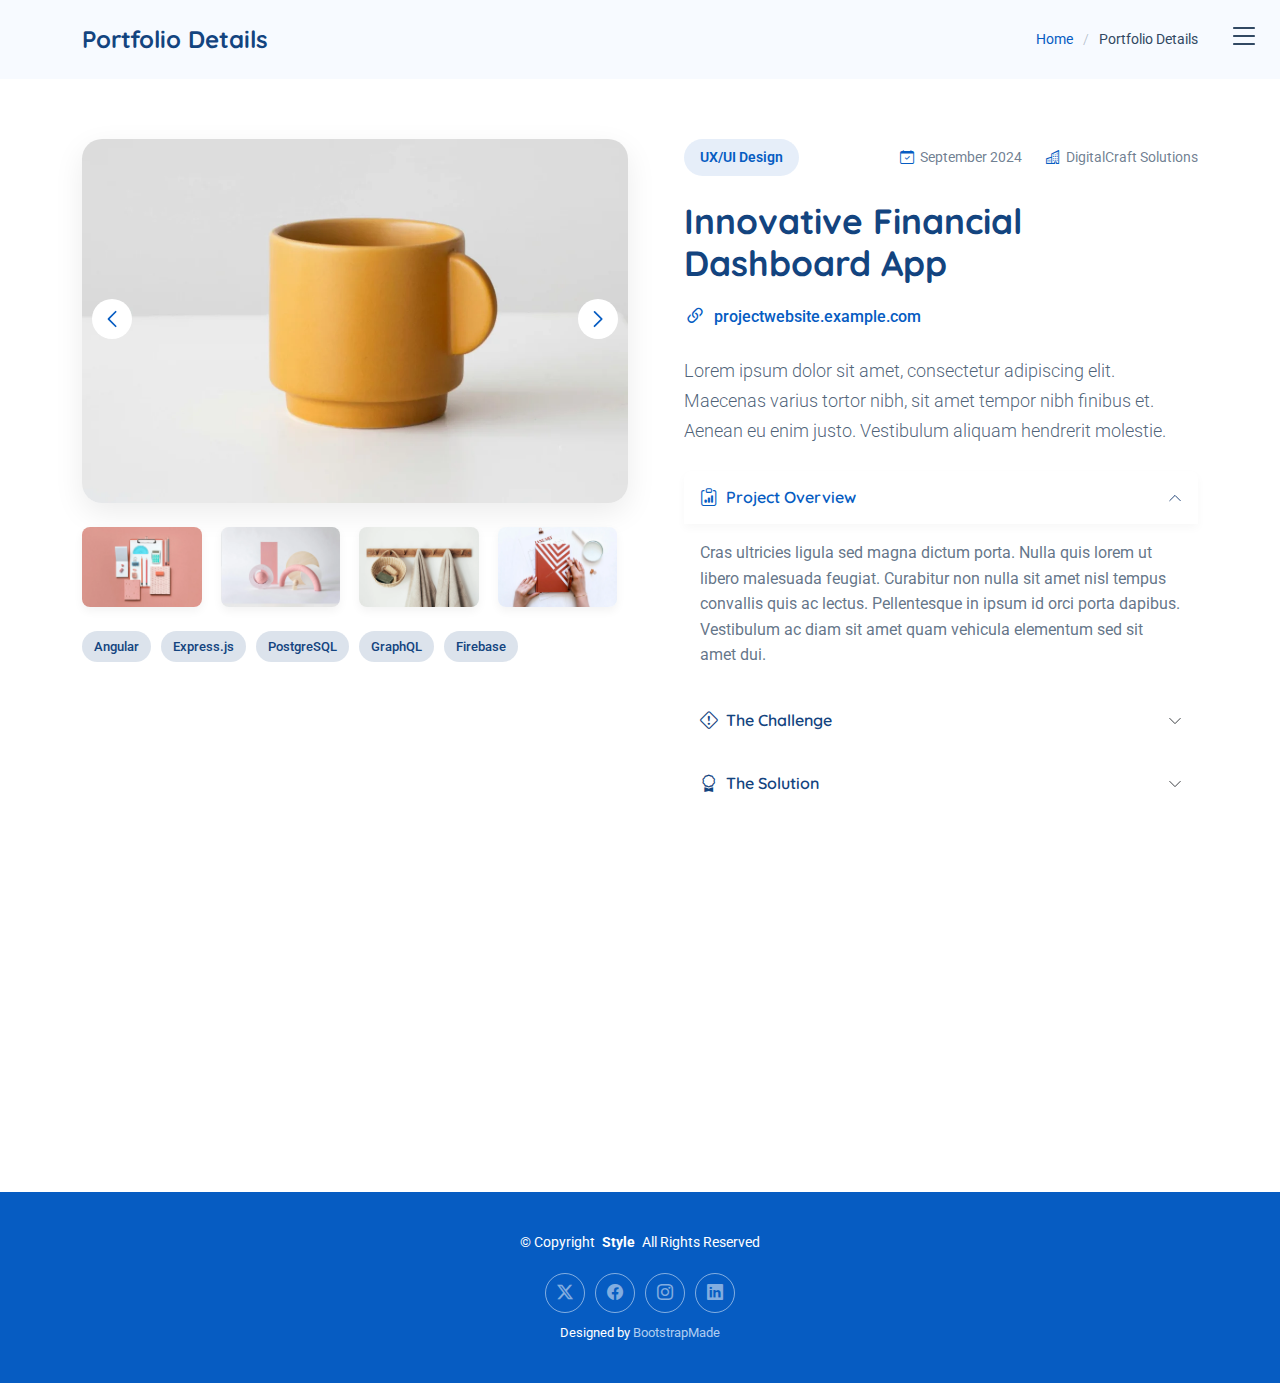
<file: portfolio-details.html>
<!DOCTYPE html>
<html lang="en">

<head>
  <meta charset="utf-8">
  <meta content="width=device-width, initial-scale=1.0" name="viewport">
  <title>Portfolio Details - Style Bootstrap Template</title>
  <meta name="description" content="">
  <meta name="keywords" content="">

  <!-- Favicons -->
  <link href="assets/img/favicon.png" rel="icon">
  <link href="assets/img/apple-touch-icon.png" rel="apple-touch-icon">

  <!-- Fonts -->
  <link href="https://fonts.googleapis.com" rel="preconnect">
  <link href="https://fonts.gstatic.com" rel="preconnect" crossorigin>
  <link href="https://fonts.googleapis.com/css2?family=Roboto:ital,wght@0,100;0,300;0,400;0,500;0,700;0,900;1,100;1,300;1,400;1,500;1,700;1,900&family=Open+Sans:ital,wght@0,300;0,400;0,500;0,600;0,700;0,800;1,300;1,400;1,500;1,600;1,700;1,800&family=Quicksand:wght@300;400;500;600;700&display=swap" rel="stylesheet">

  <!-- Vendor CSS Files -->
  <link href="assets/vendor/bootstrap/css/bootstrap.min.css" rel="stylesheet">
  <link href="assets/vendor/bootstrap-icons/bootstrap-icons.css" rel="stylesheet">
  <link href="assets/vendor/aos/aos.css" rel="stylesheet">
  <link href="assets/vendor/glightbox/css/glightbox.min.css" rel="stylesheet">
  <link href="assets/vendor/swiper/swiper-bundle.min.css" rel="stylesheet">

  <!-- Main CSS File -->
  <link href="assets/css/main.css" rel="stylesheet">

  <!-- =======================================================
  * Template Name: Style
  * Template URL: https://bootstrapmade.com/style-bootstrap-portfolio-template/
  * Updated: Jul 02 2025 with Bootstrap v5.3.7
  * Author: BootstrapMade.com
  * License: https://bootstrapmade.com/license/
  ======================================================== -->
</head>

<body class="portfolio-details-page">

  <header id="header" class="header d-flex align-items-center fixed-top">
    <div class="container-fluid position-relative d-flex align-items-center justify-content-between">

      <a href="index.html" class="logo d-flex align-items-center">
        <!-- Uncomment the line below if you also wish to use an image logo -->
        <!-- <img src="assets/img/logo.webp" alt=""> -->
        <!-- Uncomment the line below if you also wish to use an text logo -->
        <!-- <h1 class="sitename">Style</h1>  -->
      </a>

      <nav id="navmenu" class="navmenu">

        <div class="profile-img">
          <img src="assets/img/profile/profile-square-1.webp" alt="" class="img-fluid rounded-circle">
        </div>

        <a href="index.html" class="logo d-flex align-items-center justify-content-center">
          <!-- Uncomment the line below if you also wish to use an image logo -->
          <!-- <img src="assets/img/logo.webp" alt=""> -->
          <h1 class="sitename">Alex Smith</h1>
        </a>

        <div class="social-links text-center">
          <a href="#" class="twitter"><i class="bi bi-twitter-x"></i></a>
          <a href="#" class="facebook"><i class="bi bi-facebook"></i></a>
          <a href="#" class="instagram"><i class="bi bi-instagram"></i></a>
          <a href="#" class="google-plus"><i class="bi bi-skype"></i></a>
          <a href="#" class="linkedin"><i class="bi bi-linkedin"></i></a>
        </div>

        <ul>
          <li><a href="#hero">Home</a></li>
          <li><a href="#about">About</a></li>
          <li><a href="#resume">Resume</a></li>
          <li><a href="#portfolio">Portfolio</a></li>
          <li><a href="#services">Services</a></li>
          <li class="dropdown"><a href="#"><span>Dropdown</span> <i class="bi bi-chevron-down toggle-dropdown"></i></a>
            <ul>
              <li><a href="#">Dropdown 1</a></li>
              <li class="dropdown"><a href="#"><span>Deep Dropdown</span> <i class="bi bi-chevron-down toggle-dropdown"></i></a>
                <ul>
                  <li><a href="#">Deep Dropdown 1</a></li>
                  <li><a href="#">Deep Dropdown 2</a></li>
                  <li><a href="#">Deep Dropdown 3</a></li>
                  <li><a href="#">Deep Dropdown 4</a></li>
                  <li><a href="#">Deep Dropdown 5</a></li>
                </ul>
              </li>
              <li><a href="#">Dropdown 2</a></li>
              <li><a href="#">Dropdown 3</a></li>
              <li><a href="#">Dropdown 4</a></li>
            </ul>
          </li>
          <li><a href="#contact">Contact</a></li>
        </ul>
        <i class="mobile-nav-toggle d-xl-none bi bi-list"></i>
      </nav>

    </div>
  </header>

  <main class="main">

    <!-- Page Title -->
    <div class="page-title light-background">
      <div class="container d-lg-flex justify-content-between align-items-center">
        <h1 class="mb-2 mb-lg-0">Portfolio Details</h1>
        <nav class="breadcrumbs">
          <ol>
            <li><a href="index.html">Home</a></li>
            <li class="current">Portfolio Details</li>
          </ol>
        </nav>
      </div>
    </div><!-- End Page Title -->

    <!-- Portfolio Details Section -->
    <section id="portfolio-details" class="portfolio-details section">

      <div class="container" data-aos="fade-up" data-aos-delay="100">

        <div class="row gy-4">
          <div class="col-lg-6" data-aos="fade-right">
            <div class="portfolio-details-media">
              <div class="main-image">
                <div class="portfolio-details-slider swiper init-swiper" data-aos="zoom-in">
                  <script type="application/json" class="swiper-config">
                    {
                      "loop": true,
                      "speed": 1000,
                      "autoplay": {
                        "delay": 6000
                      },
                      "effect": "creative",
                      "creativeEffect": {
                        "prev": {
                          "shadow": true,
                          "translate": [0, 0, -400]
                        },
                        "next": {
                          "translate": ["100%", 0, 0]
                        }
                      },
                      "slidesPerView": 1,
                      "navigation": {
                        "nextEl": ".swiper-button-next",
                        "prevEl": ".swiper-button-prev"
                      }
                    }
                  </script>
                  <div class="swiper-wrapper">
                    <div class="swiper-slide">
                      <img src="assets/img/portfolio/portfolio-5.webp" alt="Portfolio Image" class="img-fluid">
                    </div>
                    <div class="swiper-slide">
                      <img src="assets/img/portfolio/portfolio-7.webp" alt="Portfolio Image" class="img-fluid">
                    </div>
                    <div class="swiper-slide">
                      <img src="assets/img/portfolio/portfolio-8.webp" alt="Portfolio Image" class="img-fluid">
                    </div>
                  </div>
                  <div class="swiper-button-prev"></div>
                  <div class="swiper-button-next"></div>
                </div>
              </div>

              <div class="thumbnail-grid" data-aos="fade-up" data-aos-delay="200">
                <div class="row g-2 mt-3">
                  <div class="col-3">
                    <img src="assets/img/portfolio/portfolio-4.webp" alt="Gallery Image" class="img-fluid glightbox">
                  </div>
                  <div class="col-3">
                    <img src="assets/img/portfolio/portfolio-6.webp" alt="Gallery Image" class="img-fluid glightbox">
                  </div>
                  <div class="col-3">
                    <img src="assets/img/portfolio/portfolio-11.webp" alt="Gallery Image" class="img-fluid glightbox">
                  </div>
                  <div class="col-3">
                    <img src="assets/img/portfolio/portfolio-12.webp" alt="Gallery Image" class="img-fluid glightbox">
                  </div>
                </div>
              </div>

              <div class="tech-stack-badges" data-aos="fade-up" data-aos-delay="300">
                <span>Angular</span>
                <span>Express.js</span>
                <span>PostgreSQL</span>
                <span>GraphQL</span>
                <span>Firebase</span>
              </div>
            </div>
          </div>

          <div class="col-lg-6" data-aos="fade-left">
            <div class="portfolio-details-content">
              <div class="project-meta">
                <div class="badge-wrapper">
                  <span class="project-badge">UX/UI Design</span>
                </div>
                <div class="date-client">
                  <div class="meta-item">
                    <i class="bi bi-calendar-check"></i>
                    <span>September 2024</span>
                  </div>
                  <div class="meta-item">
                    <i class="bi bi-buildings"></i>
                    <span>DigitalCraft Solutions</span>
                  </div>
                </div>
              </div>

              <h2 class="project-title">Innovative Financial Dashboard App</h2>

              <div class="project-website">
                <i class="bi bi-link-45deg"></i>
                <a href="#" target="_blank">projectwebsite.example.com</a>
              </div>

              <div class="project-overview">
                <p class="lead">
                  Lorem ipsum dolor sit amet, consectetur adipiscing elit. Maecenas varius tortor nibh, sit amet tempor nibh finibus et. Aenean eu enim justo. Vestibulum aliquam hendrerit molestie.
                </p>

                <div class="accordion project-accordion" id="portfolio-details-projectAccordion">
                  <div class="accordion-item" data-aos="fade-up">
                    <h2 class="accordion-header">
                      <button class="accordion-button" type="button" data-bs-toggle="collapse" data-bs-target="#portfolio-details-collapse-1" aria-expanded="true" aria-controls="collapseOne">
                        <i class="bi bi-clipboard-data me-2"></i> Project Overview
                      </button>
                    </h2>
                    <div id="portfolio-details-collapse-1" class="accordion-collapse collapse show" data-bs-parent="#portfolio-details-projectAccordion">
                      <div class="accordion-body">
                        <p>Cras ultricies ligula sed magna dictum porta. Nulla quis lorem ut libero malesuada feugiat. Curabitur non nulla sit amet nisl tempus convallis quis ac lectus. Pellentesque in ipsum id orci porta dapibus. Vestibulum ac diam sit amet quam vehicula elementum sed sit amet dui.</p>
                      </div>
                    </div>
                  </div>

                  <div class="accordion-item" data-aos="fade-up" data-aos-delay="100">
                    <h2 class="accordion-header">
                      <button class="accordion-button collapsed" type="button" data-bs-toggle="collapse" data-bs-target="#portfolio-details-collapse-2" aria-expanded="false" aria-controls="collapseTwo">
                        <i class="bi bi-exclamation-diamond me-2"></i> The Challenge
                      </button>
                    </h2>
                    <div id="portfolio-details-collapse-2" class="accordion-collapse collapse" data-bs-parent="#portfolio-details-projectAccordion">
                      <div class="accordion-body">
                        <p>Mauris blandit aliquet elit, eget tincidunt nibh pulvinar a. Vivamus suscipit tortor eget felis porttitor volutpat. Curabitur aliquet quam id dui posuere blandit. Praesent sapien massa, convallis a pellentesque nec, egestas non nisi. Sed porttitor lectus nibh.</p>
                      </div>
                    </div>
                  </div>

                  <div class="accordion-item" data-aos="fade-up" data-aos-delay="200">
                    <h2 class="accordion-header">
                      <button class="accordion-button collapsed" type="button" data-bs-toggle="collapse" data-bs-target="#portfolio-details-collapse-3" aria-expanded="false" aria-controls="collapseThree">
                        <i class="bi bi-award me-2"></i> The Solution
                      </button>
                    </h2>
                    <div id="portfolio-details-collapse-3" class="accordion-collapse collapse" data-bs-parent="#portfolio-details-projectAccordion">
                      <div class="accordion-body">
                        <p>Donec sollicitudin molestie malesuada. Curabitur arcu erat, accumsan id imperdiet et, porttitor at sem. Vestibulum ante ipsum primis in faucibus orci luctus et ultrices posuere cubilia Curae; Donec velit neque, auctor sit amet aliquam vel, ullamcorper sit amet ligula.</p>
                      </div>
                    </div>
                  </div>
                </div>
              </div>

              <div class="project-features" data-aos="fade-up" data-aos-delay="300">
                <h3><i class="bi bi-stars"></i> Key Features</h3>
                <div class="row g-3">
                  <div class="col-md-6">
                    <ul class="feature-list">
                      <li><i class="bi bi-check2-circle"></i> Real-time Data Visualization</li>
                      <li><i class="bi bi-check2-circle"></i> User Role Management</li>
                      <li><i class="bi bi-check2-circle"></i> Secure Authentication</li>
                    </ul>
                  </div>
                  <div class="col-md-6">
                    <ul class="feature-list">
                      <li><i class="bi bi-check2-circle"></i> Customizable Dashboards</li>
                      <li><i class="bi bi-check2-circle"></i> Data Export Options</li>
                      <li><i class="bi bi-check2-circle"></i> Multi-device Support</li>
                    </ul>
                  </div>
                </div>
              </div>

              <div class="cta-buttons" data-aos="fade-up" data-aos-delay="400">
                <a href="#" class="btn-view-project">View Live Project</a>
                <a href="#" class="btn-next-project">Next Project <i class="bi bi-arrow-right"></i></a>
              </div>
            </div>
          </div>
        </div>

      </div>

    </section><!-- /Portfolio Details Section -->

  </main>

  <footer id="footer" class="footer dark-background">

    <div class="container">
      <div class="copyright text-center ">
        <p>© <span>Copyright</span> <strong class="px-1 sitename">Style</strong> <span>All Rights Reserved</span></p>
      </div>
      <div class="social-links d-flex justify-content-center">
        <a href=""><i class="bi bi-twitter-x"></i></a>
        <a href=""><i class="bi bi-facebook"></i></a>
        <a href=""><i class="bi bi-instagram"></i></a>
        <a href=""><i class="bi bi-linkedin"></i></a>
      </div>
      <div class="credits">
        <!-- All the links in the footer should remain intact. -->
        <!-- You can delete the links only if you've purchased the pro version. -->
        <!-- Licensing information: https://bootstrapmade.com/license/ -->
        <!-- Purchase the pro version with working PHP/AJAX contact form: [buy-url] -->
        Designed by <a href="https://bootstrapmade.com/">BootstrapMade</a>
      </div>
    </div>

  </footer>

  <!-- Scroll Top -->
  <a href="#" id="scroll-top" class="scroll-top d-flex align-items-center justify-content-center"><i class="bi bi-arrow-up-short"></i></a>

  <!-- Vendor JS Files -->
  <script src="assets/vendor/bootstrap/js/bootstrap.bundle.min.js"></script>
  <script src="assets/vendor/php-email-form/validate.js"></script>
  <script src="assets/vendor/aos/aos.js"></script>
  <script src="assets/vendor/purecounter/purecounter_vanilla.js"></script>
  <script src="assets/vendor/typed.js/typed.umd.js"></script>
  <script src="assets/vendor/waypoints/noframework.waypoints.js"></script>
  <script src="assets/vendor/glightbox/js/glightbox.min.js"></script>
  <script src="assets/vendor/imagesloaded/imagesloaded.pkgd.min.js"></script>
  <script src="assets/vendor/isotope-layout/isotope.pkgd.min.js"></script>
  <script src="assets/vendor/swiper/swiper-bundle.min.js"></script>

  <!-- Main JS File -->
  <script src="assets/js/main.js"></script>

</body>

</html>
</file>
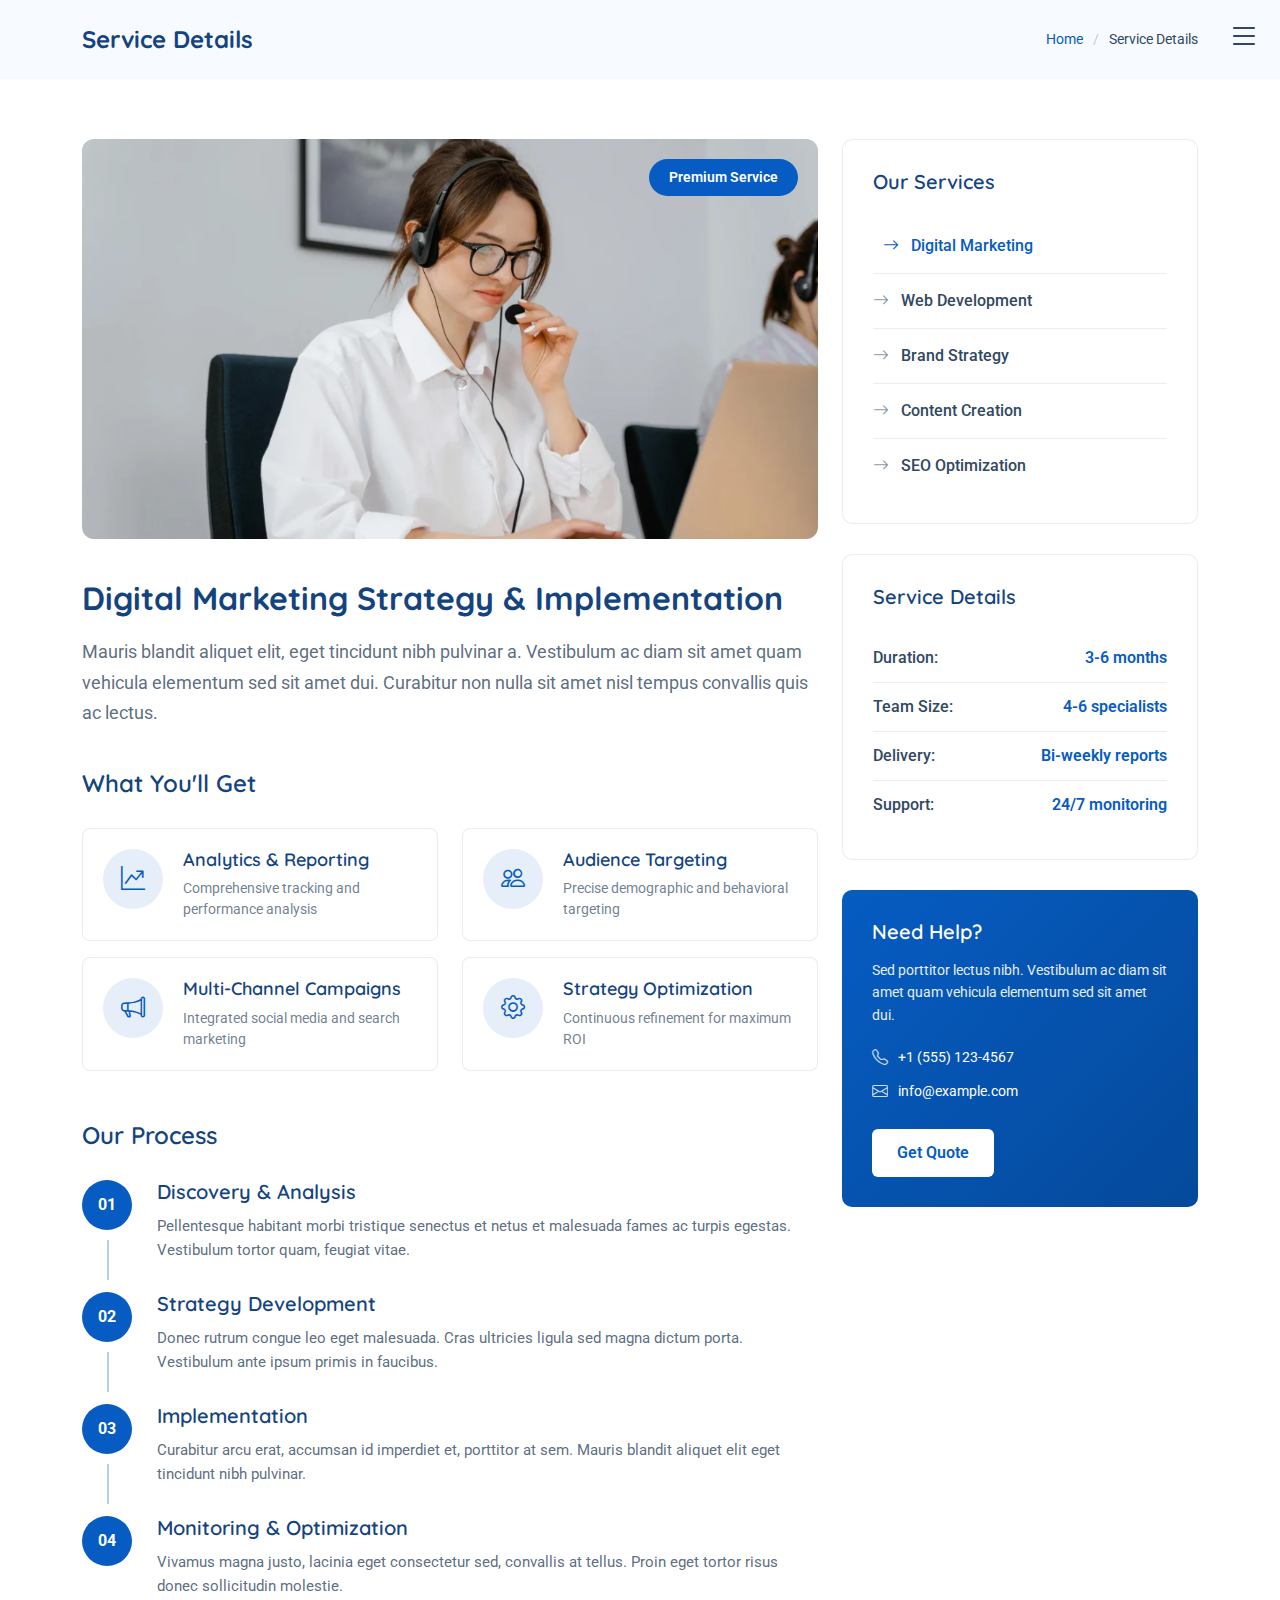
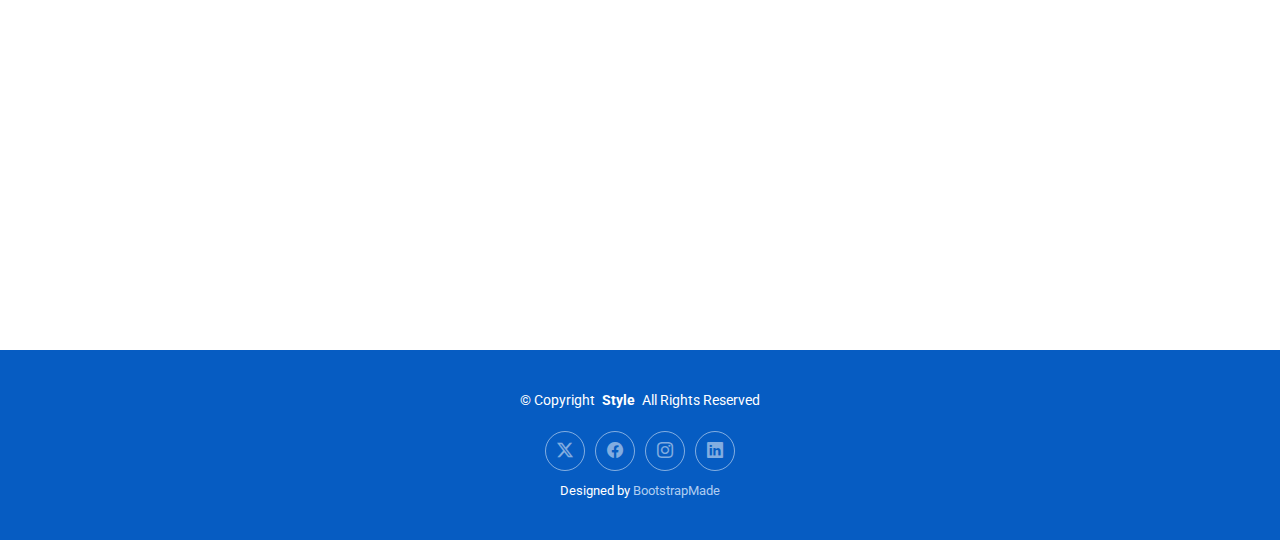
<file: service-details.html>
<!DOCTYPE html>
<html lang="en">

<head>
  <meta charset="utf-8">
  <meta content="width=device-width, initial-scale=1.0" name="viewport">
  <title>Service Details - Style Bootstrap Template</title>
  <meta name="description" content="">
  <meta name="keywords" content="">

  <!-- Favicons -->
  <link href="assets/img/favicon.png" rel="icon">
  <link href="assets/img/apple-touch-icon.png" rel="apple-touch-icon">

  <!-- Fonts -->
  <link href="https://fonts.googleapis.com" rel="preconnect">
  <link href="https://fonts.gstatic.com" rel="preconnect" crossorigin>
  <link href="https://fonts.googleapis.com/css2?family=Roboto:ital,wght@0,100;0,300;0,400;0,500;0,700;0,900;1,100;1,300;1,400;1,500;1,700;1,900&family=Open+Sans:ital,wght@0,300;0,400;0,500;0,600;0,700;0,800;1,300;1,400;1,500;1,600;1,700;1,800&family=Quicksand:wght@300;400;500;600;700&display=swap" rel="stylesheet">

  <!-- Vendor CSS Files -->
  <link href="assets/vendor/bootstrap/css/bootstrap.min.css" rel="stylesheet">
  <link href="assets/vendor/bootstrap-icons/bootstrap-icons.css" rel="stylesheet">
  <link href="assets/vendor/aos/aos.css" rel="stylesheet">
  <link href="assets/vendor/glightbox/css/glightbox.min.css" rel="stylesheet">
  <link href="assets/vendor/swiper/swiper-bundle.min.css" rel="stylesheet">

  <!-- Main CSS File -->
  <link href="assets/css/main.css" rel="stylesheet">

  <!-- =======================================================
  * Template Name: Style
  * Template URL: https://bootstrapmade.com/style-bootstrap-portfolio-template/
  * Updated: Jul 02 2025 with Bootstrap v5.3.7
  * Author: BootstrapMade.com
  * License: https://bootstrapmade.com/license/
  ======================================================== -->
</head>

<body class="service-details-page">

  <header id="header" class="header d-flex align-items-center fixed-top">
    <div class="container-fluid position-relative d-flex align-items-center justify-content-between">

      <a href="index.html" class="logo d-flex align-items-center">
        <!-- Uncomment the line below if you also wish to use an image logo -->
        <!-- <img src="assets/img/logo.webp" alt=""> -->
        <!-- Uncomment the line below if you also wish to use an text logo -->
        <!-- <h1 class="sitename">Style</h1>  -->
      </a>

      <nav id="navmenu" class="navmenu">

        <div class="profile-img">
          <img src="assets/img/profile/profile-square-1.webp" alt="" class="img-fluid rounded-circle">
        </div>

        <a href="index.html" class="logo d-flex align-items-center justify-content-center">
          <!-- Uncomment the line below if you also wish to use an image logo -->
          <!-- <img src="assets/img/logo.webp" alt=""> -->
          <h1 class="sitename">Alex Smith</h1>
        </a>

        <div class="social-links text-center">
          <a href="#" class="twitter"><i class="bi bi-twitter-x"></i></a>
          <a href="#" class="facebook"><i class="bi bi-facebook"></i></a>
          <a href="#" class="instagram"><i class="bi bi-instagram"></i></a>
          <a href="#" class="google-plus"><i class="bi bi-skype"></i></a>
          <a href="#" class="linkedin"><i class="bi bi-linkedin"></i></a>
        </div>

        <ul>
          <li><a href="#hero">Home</a></li>
          <li><a href="#about">About</a></li>
          <li><a href="#resume">Resume</a></li>
          <li><a href="#portfolio">Portfolio</a></li>
          <li><a href="#services">Services</a></li>
          <li class="dropdown"><a href="#"><span>Dropdown</span> <i class="bi bi-chevron-down toggle-dropdown"></i></a>
            <ul>
              <li><a href="#">Dropdown 1</a></li>
              <li class="dropdown"><a href="#"><span>Deep Dropdown</span> <i class="bi bi-chevron-down toggle-dropdown"></i></a>
                <ul>
                  <li><a href="#">Deep Dropdown 1</a></li>
                  <li><a href="#">Deep Dropdown 2</a></li>
                  <li><a href="#">Deep Dropdown 3</a></li>
                  <li><a href="#">Deep Dropdown 4</a></li>
                  <li><a href="#">Deep Dropdown 5</a></li>
                </ul>
              </li>
              <li><a href="#">Dropdown 2</a></li>
              <li><a href="#">Dropdown 3</a></li>
              <li><a href="#">Dropdown 4</a></li>
            </ul>
          </li>
          <li><a href="#contact">Contact</a></li>
        </ul>
        <i class="mobile-nav-toggle d-xl-none bi bi-list"></i>
      </nav>

    </div>
  </header>

  <main class="main">

    <!-- Page Title -->
    <div class="page-title light-background">
      <div class="container d-lg-flex justify-content-between align-items-center">
        <h1 class="mb-2 mb-lg-0">Service Details</h1>
        <nav class="breadcrumbs">
          <ol>
            <li><a href="index.html">Home</a></li>
            <li class="current">Service Details</li>
          </ol>
        </nav>
      </div>
    </div><!-- End Page Title -->

    <!-- Service Details Section -->
    <section id="service-details" class="service-details section">

      <div class="container" data-aos="fade-up" data-aos-delay="100">

        <div class="row gy-5">

          <div class="col-lg-8" data-aos="fade-up" data-aos-delay="200">
            <div class="service-hero">
              <img src="assets/img/services/services-7.webp" alt="" class="img-fluid">
              <div class="service-badge">
                <span>Premium Service</span>
              </div>
            </div>

            <div class="service-content">
              <div class="service-header">
                <h2>Digital Marketing Strategy &amp; Implementation</h2>
                <p class="service-intro">Mauris blandit aliquet elit, eget tincidunt nibh pulvinar a. Vestibulum ac diam sit amet quam vehicula elementum sed sit amet dui. Curabitur non nulla sit amet nisl tempus convallis quis ac lectus.</p>
              </div>

              <div class="service-features">
                <h4>What You'll Get</h4>
                <div class="row gy-3">
                  <div class="col-md-6">
                    <div class="feature-item">
                      <div class="feature-icon">
                        <i class="bi bi-graph-up-arrow"></i>
                      </div>
                      <div class="feature-content">
                        <h5>Analytics &amp; Reporting</h5>
                        <p>Comprehensive tracking and performance analysis</p>
                      </div>
                    </div>
                  </div>
                  <div class="col-md-6">
                    <div class="feature-item">
                      <div class="feature-icon">
                        <i class="bi bi-people"></i>
                      </div>
                      <div class="feature-content">
                        <h5>Audience Targeting</h5>
                        <p>Precise demographic and behavioral targeting</p>
                      </div>
                    </div>
                  </div>
                  <div class="col-md-6">
                    <div class="feature-item">
                      <div class="feature-icon">
                        <i class="bi bi-megaphone"></i>
                      </div>
                      <div class="feature-content">
                        <h5>Multi-Channel Campaigns</h5>
                        <p>Integrated social media and search marketing</p>
                      </div>
                    </div>
                  </div>
                  <div class="col-md-6">
                    <div class="feature-item">
                      <div class="feature-icon">
                        <i class="bi bi-gear"></i>
                      </div>
                      <div class="feature-content">
                        <h5>Strategy Optimization</h5>
                        <p>Continuous refinement for maximum ROI</p>
                      </div>
                    </div>
                  </div>
                </div>
              </div>

              <div class="service-process">
                <h4>Our Process</h4>
                <div class="process-steps">
                  <div class="process-step">
                    <div class="step-number">01</div>
                    <div class="step-content">
                      <h5>Discovery &amp; Analysis</h5>
                      <p>Pellentesque habitant morbi tristique senectus et netus et malesuada fames ac turpis egestas. Vestibulum tortor quam, feugiat vitae.</p>
                    </div>
                  </div>
                  <div class="process-step">
                    <div class="step-number">02</div>
                    <div class="step-content">
                      <h5>Strategy Development</h5>
                      <p>Donec rutrum congue leo eget malesuada. Cras ultricies ligula sed magna dictum porta. Vestibulum ante ipsum primis in faucibus.</p>
                    </div>
                  </div>
                  <div class="process-step">
                    <div class="step-number">03</div>
                    <div class="step-content">
                      <h5>Implementation</h5>
                      <p>Curabitur arcu erat, accumsan id imperdiet et, porttitor at sem. Mauris blandit aliquet elit eget tincidunt nibh pulvinar.</p>
                    </div>
                  </div>
                  <div class="process-step">
                    <div class="step-number">04</div>
                    <div class="step-content">
                      <h5>Monitoring &amp; Optimization</h5>
                      <p>Vivamus magna justo, lacinia eget consectetur sed, convallis at tellus. Proin eget tortor risus donec sollicitudin molestie.</p>
                    </div>
                  </div>
                </div>
              </div>

              <div class="service-gallery" data-aos="fade-up" data-aos-delay="300">
                <h4>Project Showcase</h4>
                <div class="row gy-3">
                  <div class="col-md-4">
                    <img src="assets/img/services/services-2.webp" alt="" class="img-fluid rounded">
                  </div>
                  <div class="col-md-4">
                    <img src="assets/img/services/services-8.webp" alt="" class="img-fluid rounded">
                  </div>
                  <div class="col-md-4">
                    <img src="assets/img/services/services-11.webp" alt="" class="img-fluid rounded">
                  </div>
                </div>
              </div>
            </div>
          </div>

          <div class="col-lg-4" data-aos="fade-up" data-aos-delay="400">
            <div class="service-sidebar">

              <div class="service-menu">
                <h4>Our Services</h4>
                <div class="menu-list">
                  <a href="#" class="menu-item active">
                    <i class="bi bi-arrow-right"></i>
                    <span>Digital Marketing</span>
                  </a>
                  <a href="#" class="menu-item">
                    <i class="bi bi-arrow-right"></i>
                    <span>Web Development</span>
                  </a>
                  <a href="#" class="menu-item">
                    <i class="bi bi-arrow-right"></i>
                    <span>Brand Strategy</span>
                  </a>
                  <a href="#" class="menu-item">
                    <i class="bi bi-arrow-right"></i>
                    <span>Content Creation</span>
                  </a>
                  <a href="#" class="menu-item">
                    <i class="bi bi-arrow-right"></i>
                    <span>SEO Optimization</span>
                  </a>
                </div>
              </div>

              <div class="service-info">
                <h4>Service Details</h4>
                <div class="info-list">
                  <div class="info-item">
                    <span class="info-label">Duration:</span>
                    <span class="info-value">3-6 months</span>
                  </div>
                  <div class="info-item">
                    <span class="info-label">Team Size:</span>
                    <span class="info-value">4-6 specialists</span>
                  </div>
                  <div class="info-item">
                    <span class="info-label">Delivery:</span>
                    <span class="info-value">Bi-weekly reports</span>
                  </div>
                  <div class="info-item">
                    <span class="info-label">Support:</span>
                    <span class="info-value">24/7 monitoring</span>
                  </div>
                </div>
              </div>

              <div class="contact-card">
                <div class="contact-content">
                  <h4>Need Help?</h4>
                  <p>Sed porttitor lectus nibh. Vestibulum ac diam sit amet quam vehicula elementum sed sit amet dui.</p>
                  <div class="contact-info">
                    <div class="contact-item">
                      <i class="bi bi-telephone"></i>
                      <span>+1 (555) 123-4567</span>
                    </div>
                    <div class="contact-item">
                      <i class="bi bi-envelope"></i>
                      <span>info@example.com</span>
                    </div>
                  </div>
                  <a href="#" class="btn btn-primary">Get Quote</a>
                </div>
              </div>

            </div>
          </div>

        </div>

      </div>

    </section><!-- /Service Details Section -->

  </main>

  <footer id="footer" class="footer dark-background">

    <div class="container">
      <div class="copyright text-center ">
        <p>© <span>Copyright</span> <strong class="px-1 sitename">Style</strong> <span>All Rights Reserved</span></p>
      </div>
      <div class="social-links d-flex justify-content-center">
        <a href=""><i class="bi bi-twitter-x"></i></a>
        <a href=""><i class="bi bi-facebook"></i></a>
        <a href=""><i class="bi bi-instagram"></i></a>
        <a href=""><i class="bi bi-linkedin"></i></a>
      </div>
      <div class="credits">
        <!-- All the links in the footer should remain intact. -->
        <!-- You can delete the links only if you've purchased the pro version. -->
        <!-- Licensing information: https://bootstrapmade.com/license/ -->
        <!-- Purchase the pro version with working PHP/AJAX contact form: [buy-url] -->
        Designed by <a href="https://bootstrapmade.com/">BootstrapMade</a>
      </div>
    </div>

  </footer>

  <!-- Scroll Top -->
  <a href="#" id="scroll-top" class="scroll-top d-flex align-items-center justify-content-center"><i class="bi bi-arrow-up-short"></i></a>

  <!-- Vendor JS Files -->
  <script src="assets/vendor/bootstrap/js/bootstrap.bundle.min.js"></script>
  <script src="assets/vendor/php-email-form/validate.js"></script>
  <script src="assets/vendor/aos/aos.js"></script>
  <script src="assets/vendor/purecounter/purecounter_vanilla.js"></script>
  <script src="assets/vendor/typed.js/typed.umd.js"></script>
  <script src="assets/vendor/waypoints/noframework.waypoints.js"></script>
  <script src="assets/vendor/glightbox/js/glightbox.min.js"></script>
  <script src="assets/vendor/imagesloaded/imagesloaded.pkgd.min.js"></script>
  <script src="assets/vendor/isotope-layout/isotope.pkgd.min.js"></script>
  <script src="assets/vendor/swiper/swiper-bundle.min.js"></script>

  <!-- Main JS File -->
  <script src="assets/js/main.js"></script>

</body>

</html>
</file>
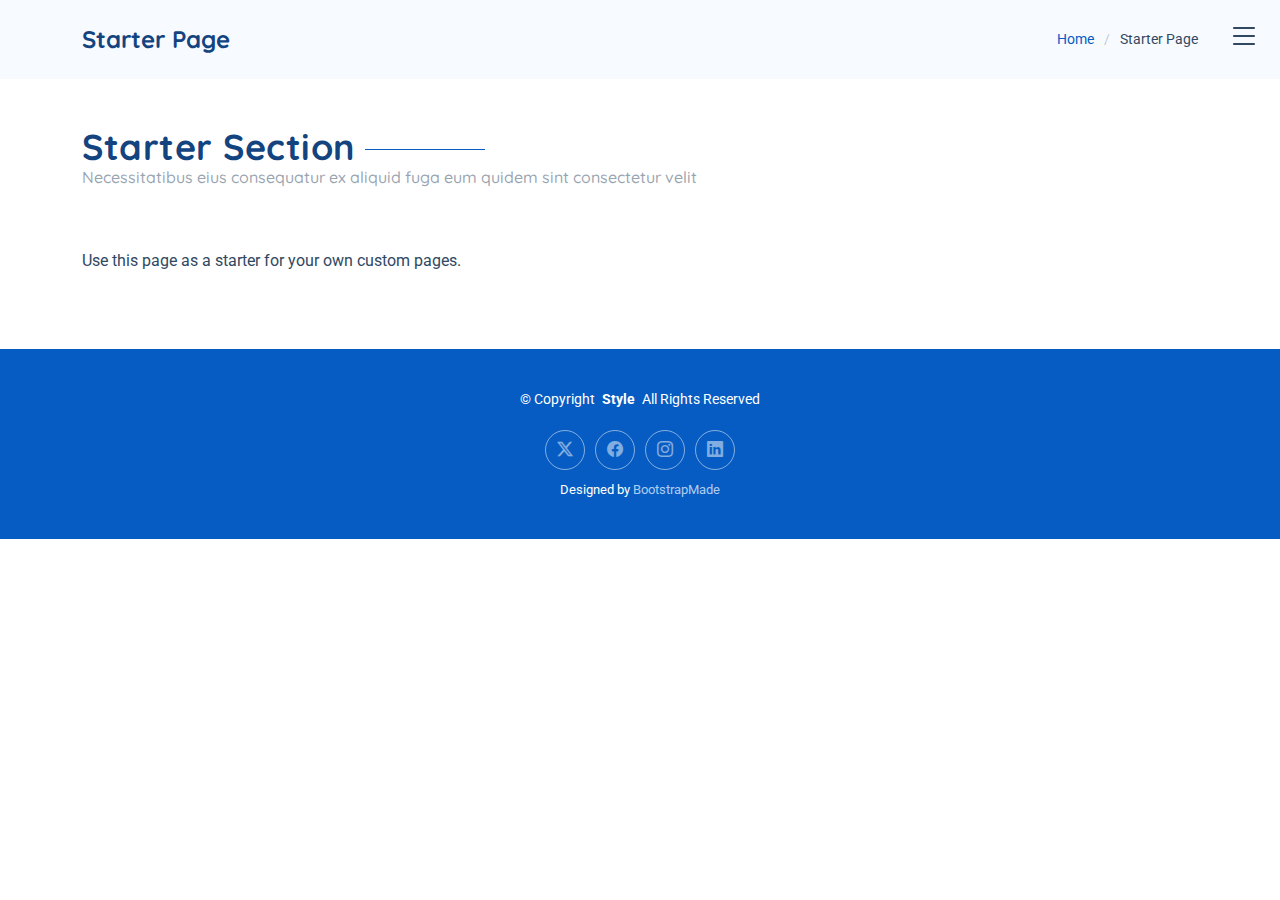
<file: starter-page.html>
<!DOCTYPE html>
<html lang="en">

<head>
  <meta charset="utf-8">
  <meta content="width=device-width, initial-scale=1.0" name="viewport">
  <title>Starter Page - Style Bootstrap Template</title>
  <meta name="description" content="">
  <meta name="keywords" content="">

  <!-- Favicons -->
  <link href="assets/img/favicon.png" rel="icon">
  <link href="assets/img/apple-touch-icon.png" rel="apple-touch-icon">

  <!-- Fonts -->
  <link href="https://fonts.googleapis.com" rel="preconnect">
  <link href="https://fonts.gstatic.com" rel="preconnect" crossorigin>
  <link href="https://fonts.googleapis.com/css2?family=Roboto:ital,wght@0,100;0,300;0,400;0,500;0,700;0,900;1,100;1,300;1,400;1,500;1,700;1,900&family=Open+Sans:ital,wght@0,300;0,400;0,500;0,600;0,700;0,800;1,300;1,400;1,500;1,600;1,700;1,800&family=Quicksand:wght@300;400;500;600;700&display=swap" rel="stylesheet">

  <!-- Vendor CSS Files -->
  <link href="assets/vendor/bootstrap/css/bootstrap.min.css" rel="stylesheet">
  <link href="assets/vendor/bootstrap-icons/bootstrap-icons.css" rel="stylesheet">
  <link href="assets/vendor/aos/aos.css" rel="stylesheet">
  <link href="assets/vendor/glightbox/css/glightbox.min.css" rel="stylesheet">
  <link href="assets/vendor/swiper/swiper-bundle.min.css" rel="stylesheet">

  <!-- Main CSS File -->
  <link href="assets/css/main.css" rel="stylesheet">

  <!-- =======================================================
  * Template Name: Style
  * Template URL: https://bootstrapmade.com/style-bootstrap-portfolio-template/
  * Updated: Jul 02 2025 with Bootstrap v5.3.7
  * Author: BootstrapMade.com
  * License: https://bootstrapmade.com/license/
  ======================================================== -->
</head>

<body class="starter-page-page">

  <header id="header" class="header d-flex align-items-center fixed-top">
    <div class="container-fluid position-relative d-flex align-items-center justify-content-between">

      <a href="index.html" class="logo d-flex align-items-center">
        <!-- Uncomment the line below if you also wish to use an image logo -->
        <!-- <img src="assets/img/logo.webp" alt=""> -->
        <!-- Uncomment the line below if you also wish to use an text logo -->
        <!-- <h1 class="sitename">Style</h1>  -->
      </a>

      <nav id="navmenu" class="navmenu">

        <div class="profile-img">
          <img src="assets/img/profile/profile-square-1.webp" alt="" class="img-fluid rounded-circle">
        </div>

        <a href="index.html" class="logo d-flex align-items-center justify-content-center">
          <!-- Uncomment the line below if you also wish to use an image logo -->
          <!-- <img src="assets/img/logo.webp" alt=""> -->
          <h1 class="sitename">Alex Smith</h1>
        </a>

        <div class="social-links text-center">
          <a href="#" class="twitter"><i class="bi bi-twitter-x"></i></a>
          <a href="#" class="facebook"><i class="bi bi-facebook"></i></a>
          <a href="#" class="instagram"><i class="bi bi-instagram"></i></a>
          <a href="#" class="google-plus"><i class="bi bi-skype"></i></a>
          <a href="#" class="linkedin"><i class="bi bi-linkedin"></i></a>
        </div>

        <ul>
          <li><a href="#hero">Home</a></li>
          <li><a href="#about">About</a></li>
          <li><a href="#resume">Resume</a></li>
          <li><a href="#portfolio">Portfolio</a></li>
          <li><a href="#services">Services</a></li>
          <li class="dropdown"><a href="#"><span>Dropdown</span> <i class="bi bi-chevron-down toggle-dropdown"></i></a>
            <ul>
              <li><a href="#">Dropdown 1</a></li>
              <li class="dropdown"><a href="#"><span>Deep Dropdown</span> <i class="bi bi-chevron-down toggle-dropdown"></i></a>
                <ul>
                  <li><a href="#">Deep Dropdown 1</a></li>
                  <li><a href="#">Deep Dropdown 2</a></li>
                  <li><a href="#">Deep Dropdown 3</a></li>
                  <li><a href="#">Deep Dropdown 4</a></li>
                  <li><a href="#">Deep Dropdown 5</a></li>
                </ul>
              </li>
              <li><a href="#">Dropdown 2</a></li>
              <li><a href="#">Dropdown 3</a></li>
              <li><a href="#">Dropdown 4</a></li>
            </ul>
          </li>
          <li><a href="#contact">Contact</a></li>
        </ul>
        <i class="mobile-nav-toggle d-xl-none bi bi-list"></i>
      </nav>

    </div>
  </header>

  <main class="main">

    <!-- Page Title -->
    <div class="page-title light-background">
      <div class="container d-lg-flex justify-content-between align-items-center">
        <h1 class="mb-2 mb-lg-0">Starter Page</h1>
        <nav class="breadcrumbs">
          <ol>
            <li><a href="index.html">Home</a></li>
            <li class="current">Starter Page</li>
          </ol>
        </nav>
      </div>
    </div><!-- End Page Title -->

    <!-- Starter Section Section -->
    <section id="starter-section" class="starter-section section">

      <!-- Section Title -->
      <div class="container section-title">
        <h2>Starter Section</h2>
        <p>Necessitatibus eius consequatur ex aliquid fuga eum quidem sint consectetur velit</p>
      </div><!-- End Section Title -->

      <div class="container" data-aos="fade-up">
        <p>Use this page as a starter for your own custom pages.</p>
      </div>

    </section><!-- /Starter Section Section -->

  </main>

  <footer id="footer" class="footer dark-background">

    <div class="container">
      <div class="copyright text-center ">
        <p>© <span>Copyright</span> <strong class="px-1 sitename">Style</strong> <span>All Rights Reserved</span></p>
      </div>
      <div class="social-links d-flex justify-content-center">
        <a href=""><i class="bi bi-twitter-x"></i></a>
        <a href=""><i class="bi bi-facebook"></i></a>
        <a href=""><i class="bi bi-instagram"></i></a>
        <a href=""><i class="bi bi-linkedin"></i></a>
      </div>
      <div class="credits">
        <!-- All the links in the footer should remain intact. -->
        <!-- You can delete the links only if you've purchased the pro version. -->
        <!-- Licensing information: https://bootstrapmade.com/license/ -->
        <!-- Purchase the pro version with working PHP/AJAX contact form: [buy-url] -->
        Designed by <a href="https://bootstrapmade.com/">BootstrapMade</a>
      </div>
    </div>

  </footer>

  <!-- Scroll Top -->
  <a href="#" id="scroll-top" class="scroll-top d-flex align-items-center justify-content-center"><i class="bi bi-arrow-up-short"></i></a>

  <!-- Vendor JS Files -->
  <script src="assets/vendor/bootstrap/js/bootstrap.bundle.min.js"></script>
  <script src="assets/vendor/php-email-form/validate.js"></script>
  <script src="assets/vendor/aos/aos.js"></script>
  <script src="assets/vendor/purecounter/purecounter_vanilla.js"></script>
  <script src="assets/vendor/typed.js/typed.umd.js"></script>
  <script src="assets/vendor/waypoints/noframework.waypoints.js"></script>
  <script src="assets/vendor/glightbox/js/glightbox.min.js"></script>
  <script src="assets/vendor/imagesloaded/imagesloaded.pkgd.min.js"></script>
  <script src="assets/vendor/isotope-layout/isotope.pkgd.min.js"></script>
  <script src="assets/vendor/swiper/swiper-bundle.min.js"></script>

  <!-- Main JS File -->
  <script src="assets/js/main.js"></script>

</body>

</html>
</file>
<file: assets/css/main.css>
/**
* Template Name: Style
* Template URL: https://bootstrapmade.com/style-bootstrap-portfolio-template/
* Updated: Jul 02 2025 with Bootstrap v5.3.7
* Author: BootstrapMade.com
* License: https://bootstrapmade.com/license/
*/

@charset "UTF-8";

/*--------------------------------------------------------------
# Font & Color Variables
# Help: https://bootstrapmade.com/color-system/
--------------------------------------------------------------*/
/* Fonts */
:root {
  --default-font: "Roboto",  system-ui, -apple-system, "Segoe UI", Roboto, "Helvetica Neue", Arial, "Noto Sans", "Liberation Sans", sans-serif, "Apple Color Emoji", "Segoe UI Emoji", "Segoe UI Symbol", "Noto Color Emoji";
  --heading-font: "Quicksand",  sans-serif;
  --nav-font: "Open Sans",  sans-serif;
}

/* Global Colors - The following color variables are used throughout the website. Updating them here will change the color scheme of the entire website */
:root { 
  --background-color: #ffffff; /* Background color for the entire website, including individual sections */
  --default-color: #314862; /* Default color used for the majority of the text content across the entire website */
  --heading-color: #13447f; /* Color for headings, subheadings and title throughout the website */
  --accent-color: #065cc2; /* Accent color that represents your brand on the website. It's used for buttons, links, and other elements that need to stand out */
  --surface-color: #ffffff; /* The surface color is used as a background of boxed elements within sections, such as cards, icon boxes, or other elements that require a visual separation from the global background. */
  --contrast-color: #ffffff; /* Contrast color for text, ensuring readability against backgrounds of accent, heading, or default colors. */
}

/* Nav Menu Colors - The following color variables are used specifically for the navigation menu. They are separate from the global colors to allow for more customization options */
:root {
  --nav-color: #314862;  /* The default color of the main navmenu links */
  --nav-hover-color: #065cc2; /* Applied to main navmenu links when they are hovered over or active */
  --nav-mobile-background-color: #11427d; /* Used as the background color for mobile navigation menu */
  --nav-dropdown-background-color: #065cc2; /* Used as the background color for dropdown items that appear when hovering over primary navigation items */
  --nav-dropdown-color: #acc4e0; /* Used for navigation links of the dropdown items in the navigation menu. */
  --nav-dropdown-hover-color: #ffffff; /* Similar to --nav-hover-color, this color is applied to dropdown navigation links when they are hovered over. */
}

/* Color Presets - These classes override global colors when applied to any section or element, providing reuse of the sam color scheme. */

.light-background {
  --background-color: #f7faff;
  --surface-color: #ffffff;
}

.dark-background {
  --background-color: #065cc2;
  --default-color: #ffffff;
  --heading-color: #ffffff;
  --accent-color: #afcdf1;
  --surface-color: #2973cc;
  --contrast-color: #ffffff;
}

/* Smooth scroll */
:root {
  scroll-behavior: smooth;
}

/*--------------------------------------------------------------
# General Styling & Shared Classes
--------------------------------------------------------------*/
body {
  color: var(--default-color);
  background-color: var(--background-color);
  font-family: var(--default-font);
}

a {
  color: var(--accent-color);
  text-decoration: none;
  transition: 0.3s;
}

a:hover {
  color: color-mix(in srgb, var(--accent-color), transparent 25%);
  text-decoration: none;
}

h1,
h2,
h3,
h4,
h5,
h6 {
  color: var(--heading-color);
  font-family: var(--heading-font);
}

/* PHP Email Form Messages
------------------------------*/
.php-email-form .error-message {
  display: none;
  background: #df1529;
  color: #ffffff;
  text-align: left;
  padding: 15px;
  margin-bottom: 24px;
  font-weight: 600;
}

.php-email-form .sent-message {
  display: none;
  color: #ffffff;
  background: #059652;
  text-align: center;
  padding: 15px;
  margin-bottom: 24px;
  font-weight: 600;
}

.php-email-form .loading {
  display: none;
  background: var(--surface-color);
  text-align: center;
  padding: 15px;
  margin-bottom: 24px;
}

.php-email-form .loading:before {
  content: "";
  display: inline-block;
  border-radius: 50%;
  width: 24px;
  height: 24px;
  margin: 0 10px -6px 0;
  border: 3px solid var(--accent-color);
  border-top-color: var(--surface-color);
  animation: php-email-form-loading 1s linear infinite;
}

@keyframes php-email-form-loading {
  0% {
    transform: rotate(0deg);
  }

  100% {
    transform: rotate(360deg);
  }
}

/*--------------------------------------------------------------
# Global Header
--------------------------------------------------------------*/
.header {
  --background-color: rgba(255, 255, 255, 0);
  color: var(--default-color);
  background-color: var(--background-color);
  padding: 15px 0;
  transition: all 0.5s;
  z-index: 997;
}

.header .logo {
  line-height: 1;
}

.header .logo img {
  max-height: 32px;
  margin-right: 8px;
}

.header .logo h1 {
  font-size: 30px;
  margin: 0;
  font-weight: 700;
  color: var(--heading-color);
}

/*--------------------------------------------------------------
# Navigation Menu
--------------------------------------------------------------*/
/* Navmenu */
.mobile-nav-toggle {
  color: var(--nav-color);
  position: fixed;
  top: 20px;
  right: 20px;
  font-size: 32px;
  line-height: 0;
  cursor: pointer;
  display: block !important;
  z-index: 998;
  transition: 0.3s;
}

.mobile-nav-toggle:hover {
  color: var(--nav-hover-color);
}

.navmenu {
  position: fixed;
  top: 0;
  bottom: 0;
  right: -300px;
  z-index: 997;
  transition: 0.3s;
  width: 300px;
  overflow: hidden;
}

.navmenu .profile-img img {
  margin: 15px auto;
  display: block;
  width: 160px;
  border: 8px solid color-mix(in srgb, var(--contrast-color), transparent 85%);
}

.navmenu .logo {
  line-height: 1;
  margin-bottom: 15px;
}

.navmenu .logo img {
  max-height: 32px;
  margin-right: 8px;
}

.navmenu .logo h1 {
  font-size: 24px;
  margin: 0;
  font-weight: 700;
  color: var(--contrast-color);
}

.navmenu .social-links {
  margin: 0 0 20px 0;
}

.navmenu .social-links a {
  font-size: 16px;
  display: inline-flex;
  align-items: center;
  justify-content: center;
  padding: 0;
  background: color-mix(in srgb, var(--contrast-color), transparent 90%);
  color: var(--contrast-color);
  margin: 0 2px;
  border-radius: 50%;
  width: 40px;
  height: 40px;
  transition: 0.3s;
}

.navmenu .social-links a i {
  margin: 0;
}

.navmenu .social-links a:hover {
  color: var(--contrast-color);
  background: var(--accent-color);
}

.navmenu ul {
  display: block;
  list-style: none;
  padding: 10px 0;
  margin: 0;
  overflow-y: auto;
  transition: 0.3s;
  z-index: 998;
}

.navmenu a,
.navmenu a:focus {
  color: var(--nav-dropdown-color);
  padding: 10px 20px;
  font-family: var(--nav-font);
  font-size: 17px;
  font-weight: 500;
  display: flex;
  align-items: center;
  justify-content: space-between;
  white-space: nowrap;
  transition: 0.3s;
}

.navmenu a i,
.navmenu a:focus i {
  font-size: 12px;
  line-height: 0;
  margin-left: 5px;
  width: 30px;
  height: 30px;
  display: flex;
  align-items: center;
  justify-content: center;
  border-radius: 50%;
  transition: 0.3s;
  background-color: color-mix(in srgb, var(--accent-color), transparent 90%);
}

.navmenu a i:hover,
.navmenu a:focus i:hover {
  background-color: var(--accent-color);
  color: var(--contrast-color);
}

.navmenu a:hover,
.navmenu .active,
.navmenu .active:focus {
  color: var(--nav-dropdown-hover-color);
}

.navmenu .active i,
.navmenu .active:focus i {
  background-color: var(--accent-color);
  color: var(--contrast-color);
  transform: rotate(180deg);
}

.navmenu .dropdown ul {
  position: static;
  display: none;
  z-index: 99;
  padding: 10px 0;
  margin: 10px 20px;
  box-shadow: none;
  transition: all 0.5s ease-in-out;
}

.navmenu .dropdown>.dropdown-active {
  display: block;
  background-color: var(--nav-dropdown-background-color);
  border: 1px solid color-mix(in srgb, var(--nav-dropdown-color), transparent 90%);
}

.mobile-nav-active {
  overflow: hidden;
}

.mobile-nav-active .mobile-nav-toggle {
  right: 310px;
  font-size: 36px;
}

.mobile-nav-active .navmenu {
  position: fixed;
  overflow: hidden;
  top: 0;
  bottom: 0;
  right: 0;
  background-color: var(--nav-mobile-background-color);
  transition: 0.3s;
}

/*--------------------------------------------------------------
# Global Footer
--------------------------------------------------------------*/
.footer {
  color: var(--default-color);
  background-color: var(--background-color);
  font-size: 14px;
  padding: 40px 0;
  position: relative;
}

.footer .copyright p {
  margin-bottom: 0;
}

.footer .social-links {
  margin-top: 20px;
}

.footer .social-links a {
  display: flex;
  align-items: center;
  justify-content: center;
  width: 40px;
  height: 40px;
  border-radius: 50%;
  border: 1px solid color-mix(in srgb, var(--default-color), transparent 50%);
  font-size: 16px;
  color: color-mix(in srgb, var(--default-color), transparent 50%);
  margin: 0 5px;
  transition: 0.3s;
}

.footer .social-links a:hover {
  color: var(--accent-color);
  border-color: var(--accent-color);
}

.footer .credits {
  margin-top: 10px;
  font-size: 13px;
  text-align: center;
}

/*--------------------------------------------------------------
# Scroll Top Button
--------------------------------------------------------------*/
.scroll-top {
  position: fixed;
  visibility: hidden;
  opacity: 0;
  right: 15px;
  bottom: -15px;
  z-index: 99999;
  background-color: var(--accent-color);
  width: 44px;
  height: 44px;
  border-radius: 50px;
  transition: all 0.4s;
}

.scroll-top i {
  font-size: 24px;
  color: var(--contrast-color);
  line-height: 0;
}

.scroll-top:hover {
  background-color: color-mix(in srgb, var(--accent-color), transparent 20%);
  color: var(--contrast-color);
}

.scroll-top.active {
  visibility: visible;
  opacity: 1;
  bottom: 15px;
}

/*--------------------------------------------------------------
# Disable aos animation delay on mobile devices
--------------------------------------------------------------*/
@media screen and (max-width: 768px) {
  [data-aos-delay] {
    transition-delay: 0 !important;
  }
}

/*--------------------------------------------------------------
# Global Page Titles & Breadcrumbs
--------------------------------------------------------------*/
.page-title {
  color: var(--default-color);
  background-color: var(--background-color);
  padding: 25px 0;
  position: relative;
}

.page-title h1 {
  font-size: 24px;
  font-weight: 700;
}

.page-title .breadcrumbs ol {
  display: flex;
  flex-wrap: wrap;
  list-style: none;
  padding: 0;
  margin: 0;
  font-size: 14px;
  font-weight: 400;
}

.page-title .breadcrumbs ol li+li {
  padding-left: 10px;
}

.page-title .breadcrumbs ol li+li::before {
  content: "/";
  display: inline-block;
  padding-right: 10px;
  color: color-mix(in srgb, var(--default-color), transparent 70%);
}

/*--------------------------------------------------------------
# Global Sections
--------------------------------------------------------------*/
section,
.section {
  color: var(--default-color);
  background-color: var(--background-color);
  padding: 60px 0;
  overflow: clip;
}

/*--------------------------------------------------------------
# Global Section Titles
--------------------------------------------------------------*/
.section-title {
  padding-bottom: 60px;
  position: relative;
}

.section-title h2 {
  font-size: 36px;
  font-weight: 700;
  padding: 0;
  line-height: 1px;
  margin: 0;
  letter-spacing: 0.5px;
  position: relative;
}

.section-title h2::after {
  content: "";
  width: 120px;
  height: 1px;
  display: inline-block;
  background: var(--accent-color);
  margin: 10px 10px;
}

.section-title p {
  color: color-mix(in srgb, var(--default-color), transparent 50%);
  margin: 5px 0 0 0;
  font-size: 16px;
  font-weight: 500;
  font-family: var(--heading-font);
}

/*--------------------------------------------------------------
# Hero Section
--------------------------------------------------------------*/
.hero {
  padding: 120px 0;
  position: relative;
  overflow: hidden;
  min-height: 100vh;
  display: flex;
  align-items: center;
}

.hero::before {
  content: "";
  position: absolute;
  top: 0;
  left: 0;
  right: 0;
  bottom: 0;
  background: url("../img/bg/abstract-bg-1.webp") no-repeat center center;
  background-size: cover;
  opacity: 0.08;
  z-index: 1;
}

.hero .container {
  position: relative;
  z-index: 2;
}

@media (max-width: 991px) {
  .hero .hero-content {
    padding: 60px 30px;
    text-align: center;
  }
}

@media (max-width: 576px) {
  .hero .hero-content {
    padding: 40px 20px;
  }
}

.hero .content-wrapper {
  max-width: 600px;
}

.hero .hero-title {
  font-size: 3.5rem;
  font-weight: 700;
  margin-bottom: 1.5rem;
  line-height: 1.2;
}

@media (max-width: 768px) {
  .hero .hero-title {
    font-size: 2.8rem;
  }
}

@media (max-width: 576px) {
  .hero .hero-title {
    font-size: 2.2rem;
  }
}

.hero .hero-title .typed {
  color: var(--accent-color);
  position: relative;
}

.hero .lead {
  font-size: 1.2rem;
  color: color-mix(in srgb, var(--default-color), transparent 20%);
  margin-bottom: 3rem;
  line-height: 1.6;
}

@media (max-width: 768px) {
  .hero .lead {
    font-size: 1.1rem;
    margin-bottom: 2rem;
  }
}

.hero .hero-stats {
  display: flex;
  gap: 2rem;
  margin-bottom: 3rem;
}

@media (max-width: 768px) {
  .hero .hero-stats {
    justify-content: center;
    gap: 1.5rem;
    margin-bottom: 2rem;
  }
}

@media (max-width: 576px) {
  .hero .hero-stats {
    flex-direction: column;
    gap: 1rem;
  }
}

.hero .hero-stats .stat-item {
  display: flex;
  flex-direction: column;
  align-items: center;
}

.hero .hero-stats .stat-item .purecounter {
  font-size: 2rem;
  font-weight: 700;
  color: var(--accent-color);
  line-height: 1;
}

.hero .hero-stats .stat-item .stat-label {
  font-size: 0.9rem;
  color: color-mix(in srgb, var(--default-color), transparent 40%);
  margin-top: 0.25rem;
}

.hero .hero-actions {
  display: flex;
  gap: 1rem;
  margin-bottom: 3rem;
}

@media (max-width: 768px) {
  .hero .hero-actions {
    justify-content: center;
    margin-bottom: 2rem;
  }
}

@media (max-width: 576px) {
  .hero .hero-actions {
    flex-direction: column;
    align-items: center;
  }
}

.hero .hero-actions .btn {
  padding: 12px 30px;
  font-weight: 600;
  border-radius: 50px;
  text-decoration: none;
  transition: all 0.3s ease;
}

.hero .hero-actions .btn.btn-primary {
  background-color: var(--accent-color);
  color: var(--contrast-color);
  border: 2px solid var(--accent-color);
}

.hero .hero-actions .btn.btn-primary:hover {
  background-color: transparent;
  color: var(--accent-color);
}

.hero .hero-actions .btn.btn-outline {
  background-color: transparent;
  color: var(--default-color);
  border: 2px solid color-mix(in srgb, var(--default-color), transparent 70%);
}

.hero .hero-actions .btn.btn-outline:hover {
  background-color: var(--accent-color);
  color: var(--contrast-color);
  border-color: var(--accent-color);
}

.hero .social-links {
  display: flex;
  gap: 1rem;
}

@media (max-width: 768px) {
  .hero .social-links {
    justify-content: center;
  }
}

.hero .social-links a {
  width: 45px;
  height: 45px;
  display: flex;
  align-items: center;
  justify-content: center;
  border-radius: 50%;
  background-color: var(--surface-color);
  color: var(--default-color);
  text-decoration: none;
  transition: all 0.3s ease;
  box-shadow: 0 2px 10px color-mix(in srgb, var(--default-color), transparent 90%);
}

.hero .social-links a:hover {
  background-color: var(--accent-color);
  color: var(--contrast-color);
  transform: translateY(-3px);
}

.hero .social-links a i {
  font-size: 1.2rem;
}

.hero .hero-image {
  position: relative;
  display: flex;
  align-items: center;
  justify-content: center;
  padding: 60px 30px;
}

@media (max-width: 991px) {
  .hero .hero-image {
    min-height: auto;
    padding: 40px 30px;
  }
}

.hero .image-container {
  position: relative;
  max-width: 500px;
  width: 100%;
}

.hero .hero-main-image {
  border-radius: 20px;
  box-shadow: 0 20px 60px color-mix(in srgb, var(--default-color), transparent 85%);
  position: relative;
  z-index: 2;
}

.hero .image-overlay {
  position: absolute;
  top: 20px;
  left: 20px;
  right: -20px;
  bottom: -20px;
  background: linear-gradient(45deg, var(--accent-color), color-mix(in srgb, var(--accent-color), transparent 30%));
  border-radius: 20px;
  z-index: 1;
}

.hero .floating-elements {
  position: absolute;
  top: 0;
  left: 0;
  right: 0;
  bottom: 0;
  z-index: 3;
}

.hero .floating-card {
  position: absolute;
  background-color: var(--surface-color);
  padding: 15px 20px;
  border-radius: 15px;
  box-shadow: 0 10px 30px color-mix(in srgb, var(--default-color), transparent 90%);
  display: flex;
  align-items: center;
  gap: 10px;
  white-space: nowrap;
  animation: float 6s ease-in-out infinite;
}

@media (max-width: 768px) {
  .hero .floating-card {
    padding: 10px 15px;
    font-size: 0.9rem;
  }
}

.hero .floating-card i {
  font-size: 1.5rem;
  color: var(--accent-color);
}

@media (max-width: 768px) {
  .hero .floating-card i {
    font-size: 1.2rem;
  }
}

.hero .floating-card span {
  font-weight: 600;
  color: var(--default-color);
}

.hero .floating-card.card-1 {
  top: 10%;
  left: -10%;
  animation-delay: 0s;
}

@media (max-width: 768px) {
  .hero .floating-card.card-1 {
    top: 5%;
    left: -5%;
  }
}

.hero .floating-card.card-2 {
  top: 60%;
  right: -15%;
  animation-delay: 2s;
}

@media (max-width: 768px) {
  .hero .floating-card.card-2 {
    top: 70%;
    right: -10%;
  }
}

.hero .floating-card.card-3 {
  bottom: 15%;
  left: -5%;
  animation-delay: 4s;
}

@media (max-width: 768px) {
  .hero .floating-card.card-3 {
    bottom: 10%;
    left: 0%;
  }
}

@keyframes float {

  0%,
  100% {
    transform: translateY(0px);
  }

  50% {
    transform: translateY(-20px);
  }
}

/*--------------------------------------------------------------
# About Section
--------------------------------------------------------------*/
.about .profile-image-wrapper {
  position: relative;
}

.about .profile-image-wrapper .profile-image {
  position: relative;
  width: 280px;
  height: 280px;
  margin: 0 auto 40px;
  border-radius: 50%;
  overflow: hidden;
  border: 5px solid var(--accent-color);
  box-shadow: 0 10px 30px color-mix(in srgb, var(--accent-color), transparent 80%);
}

.about .profile-image-wrapper .profile-image img {
  width: 100%;
  height: 100%;
  object-fit: cover;
}

@media (max-width: 768px) {
  .about .profile-image-wrapper .profile-image {
    width: 200px;
    height: 200px;
  }
}

.about .profile-image-wrapper .signature-section {
  text-align: center;
}

.about .profile-image-wrapper .signature-section .signature {
  max-width: 200px;
  height: auto;
  margin-bottom: 15px;
  opacity: 0.8;
}

.about .profile-image-wrapper .signature-section .quote {
  font-style: italic;
  color: color-mix(in srgb, var(--default-color), transparent 30%);
  font-size: 14px;
  margin: 0;
  max-width: 250px;
  margin: 0 auto;
}

.about .about-content .intro {
  margin-bottom: 40px;
}

.about .about-content .intro h2 {
  font-size: 2.5rem;
  margin-bottom: 20px;
  font-weight: 700;
}

@media (max-width: 768px) {
  .about .about-content .intro h2 {
    font-size: 2rem;
    text-align: center;
  }
}

.about .about-content .intro p {
  font-size: 16px;
  line-height: 1.7;
  color: color-mix(in srgb, var(--default-color), transparent 20%);
}

@media (max-width: 768px) {
  .about .about-content .intro p {
    text-align: center;
  }
}

.about .about-content .skills-grid {
  display: grid;
  grid-template-columns: repeat(auto-fit, minmax(200px, 1fr));
  gap: 20px;
  margin-bottom: 40px;
}

.about .about-content .skills-grid .skill-item {
  text-align: center;
  padding: 20px;
  border-radius: 10px;
  background: color-mix(in srgb, var(--accent-color), transparent 94%);
  border: 1px solid color-mix(in srgb, var(--accent-color), transparent 85%);
  transition: all 0.3s ease;
}

.about .about-content .skills-grid .skill-item:hover {
  transform: translateY(-5px);
  box-shadow: 0 10px 25px color-mix(in srgb, var(--accent-color), transparent 85%);
}

.about .about-content .skills-grid .skill-item .skill-icon {
  width: 60px;
  height: 60px;
  margin: 0 auto 15px;
  display: flex;
  align-items: center;
  justify-content: center;
  background: var(--accent-color);
  border-radius: 50%;
  color: var(--contrast-color);
  font-size: 24px;
}

.about .about-content .skills-grid .skill-item h4 {
  font-size: 18px;
  margin-bottom: 10px;
  color: var(--heading-color);
}

.about .about-content .skills-grid .skill-item p {
  font-size: 14px;
  color: color-mix(in srgb, var(--default-color), transparent 30%);
  margin: 0;
}

.about .about-content .journey-timeline {
  margin-bottom: 40px;
}

.about .about-content .journey-timeline .timeline-item {
  display: flex;
  align-items: center;
  margin-bottom: 20px;
  padding: 15px;
  border-left: 3px solid var(--accent-color);
  background: color-mix(in srgb, var(--surface-color), transparent 30%);
  border-radius: 0 8px 8px 0;
  transition: all 0.3s ease;
}

.about .about-content .journey-timeline .timeline-item:hover {
  background: color-mix(in srgb, var(--accent-color), transparent 95%);
  border-left-color: color-mix(in srgb, var(--accent-color), transparent 10%);
}

.about .about-content .journey-timeline .timeline-item:last-child {
  margin-bottom: 0;
}

.about .about-content .journey-timeline .timeline-item .year {
  font-weight: 700;
  color: var(--accent-color);
  font-size: 18px;
  min-width: 80px;
  margin-right: 20px;
}

.about .about-content .journey-timeline .timeline-item .description {
  color: color-mix(in srgb, var(--default-color), transparent 20%);
  font-size: 15px;
  line-height: 1.5;
}

@media (max-width: 576px) {
  .about .about-content .journey-timeline .timeline-item {
    flex-direction: column;
    align-items: flex-start;
  }

  .about .about-content .journey-timeline .timeline-item .year {
    margin-right: 0;
    margin-bottom: 8px;
  }
}

.about .about-content .cta-section .fun-fact {
  display: flex;
  align-items: center;
  justify-content: center;
  margin-bottom: 30px;
  padding: 15px 25px;
  background: color-mix(in srgb, var(--accent-color), transparent 94%);
  border-radius: 50px;
  border: 1px solid color-mix(in srgb, var(--accent-color), transparent 85%);
}

.about .about-content .cta-section .fun-fact .emoji {
  font-size: 20px;
  margin-right: 10px;
}

.about .about-content .cta-section .fun-fact .text {
  color: color-mix(in srgb, var(--default-color), transparent 20%);
  font-size: 14px;
  font-weight: 500;
}

@media (max-width: 768px) {
  .about .about-content .cta-section .fun-fact {
    justify-content: center;
    text-align: center;
  }
}

.about .about-content .cta-section .action-buttons {
  display: flex;
  gap: 15px;
  justify-content: center;
}

@media (max-width: 576px) {
  .about .about-content .cta-section .action-buttons {
    flex-direction: column;
    align-items: center;
  }
}

.about .about-content .cta-section .action-buttons .btn {
  padding: 12px 30px;
  font-weight: 600;
  border-radius: 50px;
  text-decoration: none;
  transition: all 0.3s ease;
  font-size: 15px;
}

.about .about-content .cta-section .action-buttons .btn.btn-primary {
  background: var(--accent-color);
  color: var(--contrast-color);
  border: 2px solid var(--accent-color);
}

.about .about-content .cta-section .action-buttons .btn.btn-primary:hover {
  background: color-mix(in srgb, var(--accent-color), black 10%);
  border-color: color-mix(in srgb, var(--accent-color), black 10%);
  transform: translateY(-2px);
}

.about .about-content .cta-section .action-buttons .btn.btn-outline {
  background: transparent;
  color: var(--accent-color);
  border: 2px solid var(--accent-color);
}

.about .about-content .cta-section .action-buttons .btn.btn-outline:hover {
  background: var(--accent-color);
  color: var(--contrast-color);
  transform: translateY(-2px);
}

@media (max-width: 992px) {
  .about .profile-image-wrapper {
    margin-bottom: 40px;
  }
}

/*--------------------------------------------------------------
# Skills Section
--------------------------------------------------------------*/
.skills .skills-grid .skill-card {
  background: linear-gradient(135deg, var(--surface-color) 0%, color-mix(in srgb, var(--surface-color), var(--accent-color) 5%) 100%);
  border-radius: 15px;
  padding: 30px;
  height: 100%;
  position: relative;
  overflow: hidden;
  border: 1px solid color-mix(in srgb, var(--accent-color), transparent 85%);
  transition: all 0.3s ease;
}

.skills .skills-grid .skill-card:before {
  content: "";
  position: absolute;
  top: 0;
  left: 0;
  width: 100%;
  height: 3px;
  background: linear-gradient(90deg, var(--accent-color), color-mix(in srgb, var(--accent-color), var(--heading-color) 30%));
}

.skills .skills-grid .skill-card:hover {
  transform: translateY(-10px);
  box-shadow: 0 20px 40px color-mix(in srgb, var(--accent-color), transparent 80%);
  border-color: color-mix(in srgb, var(--accent-color), transparent 60%);
}

.skills .skills-grid .skill-card .skill-header {
  display: flex;
  align-items: center;
  margin-bottom: 25px;
  gap: 15px;
}

.skills .skills-grid .skill-card .skill-header i {
  font-size: 28px;
  color: var(--accent-color);
  width: 50px;
  height: 50px;
  display: flex;
  align-items: center;
  justify-content: center;
  background: color-mix(in srgb, var(--accent-color), transparent 90%);
  border-radius: 12px;
}

.skills .skills-grid .skill-card .skill-header h3 {
  font-size: 20px;
  margin: 0;
  color: var(--heading-color);
}

.skills .skills-grid .skill-card .skill-item {
  margin-bottom: 20px;
}

.skills .skills-grid .skill-card .skill-item:last-child {
  margin-bottom: 0;
}

.skills .skills-grid .skill-card .skill-item .skill-info {
  display: flex;
  justify-content: space-between;
  align-items: center;
  margin-bottom: 8px;
}

.skills .skills-grid .skill-card .skill-item .skill-info .skill-name {
  font-weight: 600;
  color: var(--heading-color);
  font-size: 15px;
}

.skills .skills-grid .skill-card .skill-item .skill-info .skill-percentage {
  font-size: 14px;
  font-weight: 700;
  color: var(--accent-color);
}

.skills .skills-grid .skill-card .skill-item .skill-bar {
  height: 6px;
  background: color-mix(in srgb, var(--default-color), transparent 92%);
  border-radius: 10px;
  overflow: hidden;
  position: relative;
}

.skills .skills-grid .skill-card .skill-item .skill-bar .progress-bar {
  height: 100%;
  background: linear-gradient(45deg, var(--accent-color), color-mix(in srgb, var(--accent-color), var(--heading-color) 20%));
  border-radius: 10px;
  width: 0;
  transition: width 1.8s cubic-bezier(0.4, 0, 0.2, 1);
  position: relative;
}

.skills .skills-grid .skill-card .skill-item .skill-bar .progress-bar:after {
  content: "";
  position: absolute;
  top: 0;
  left: 0;
  right: 0;
  bottom: 0;
  background: linear-gradient(90deg, transparent, rgba(255, 255, 255, 0.3), transparent);
  animation: shimmer 2s infinite;
}

.skills .skills-summary {
  background: var(--surface-color);
  padding: 40px 30px;
  border-radius: 15px;
  height: fit-content;
  position: sticky;
  top: 20px;
  box-shadow: 0 10px 30px color-mix(in srgb, var(--default-color), transparent 90%);
}

.skills .skills-summary h3 {
  color: var(--heading-color);
  margin-bottom: 20px;
  font-size: 24px;
}

.skills .skills-summary p {
  color: color-mix(in srgb, var(--default-color), transparent 20%);
  margin-bottom: 30px;
  line-height: 1.6;
}

.skills .skills-summary .summary-stats {
  margin-bottom: 30px;
}

.skills .skills-summary .summary-stats .stat-item {
  display: flex;
  align-items: center;
  margin-bottom: 20px;
  gap: 15px;
}

.skills .skills-summary .summary-stats .stat-item:last-child {
  margin-bottom: 0;
}

.skills .skills-summary .summary-stats .stat-item .stat-circle {
  width: 50px;
  height: 50px;
  border-radius: 50%;
  background: linear-gradient(135deg, var(--accent-color), color-mix(in srgb, var(--accent-color), var(--heading-color) 30%));
  display: flex;
  align-items: center;
  justify-content: center;
  flex-shrink: 0;
}

.skills .skills-summary .summary-stats .stat-item .stat-circle i {
  color: var(--contrast-color);
  font-size: 20px;
}

.skills .skills-summary .summary-stats .stat-item .stat-info .stat-number {
  display: block;
  font-size: 24px;
  font-weight: 700;
  color: var(--heading-color);
  line-height: 1;
}

.skills .skills-summary .summary-stats .stat-item .stat-info .stat-label {
  font-size: 14px;
  color: color-mix(in srgb, var(--default-color), transparent 30%);
}

.skills .skills-summary .skills-badges h4 {
  color: var(--heading-color);
  margin-bottom: 15px;
  font-size: 18px;
}

.skills .skills-summary .skills-badges .badge-list {
  display: flex;
  flex-wrap: wrap;
  gap: 10px;
}

.skills .skills-summary .skills-badges .badge-list .skill-badge {
  background: linear-gradient(45deg, var(--accent-color), color-mix(in srgb, var(--accent-color), var(--heading-color) 20%));
  color: var(--contrast-color);
  padding: 8px 16px;
  border-radius: 20px;
  font-size: 12px;
  font-weight: 600;
  text-transform: uppercase;
  letter-spacing: 0.5px;
}

@keyframes shimmer {
  0% {
    transform: translateX(-100%);
  }

  100% {
    transform: translateX(100%);
  }
}

@media (max-width: 991px) {
  .skills .skills-summary {
    margin-top: 30px;
    position: relative;
    top: auto;
  }
}

@media (max-width: 767px) {
  .skills .skills-grid .skill-card {
    padding: 25px 20px;
  }

  .skills .skills-grid .skill-card .skill-header {
    flex-direction: column;
    text-align: center;
    gap: 10px;
  }

  .skills .skills-grid .skill-card .skill-header h3 {
    font-size: 18px;
  }

  .skills .skills-summary {
    padding: 30px 20px;
  }

  .skills .skills-summary .summary-stats .stat-item .stat-circle {
    width: 45px;
    height: 45px;
  }

  .skills .skills-summary .summary-stats .stat-item .stat-circle i {
    font-size: 18px;
  }

  .skills .skills-summary .summary-stats .stat-item .stat-info .stat-number {
    font-size: 20px;
  }
}

/*--------------------------------------------------------------
# Resume Section
--------------------------------------------------------------*/
.resume .section-header {
  margin-bottom: 2.5rem;
}

.resume .section-header h2 {
  font-size: 1.8rem;
  font-weight: 700;
  margin-bottom: 1rem;
  display: flex;
  align-items: center;
  gap: 0.75rem;
}

.resume .section-header h2 i {
  color: var(--accent-color);
  font-size: 1.5rem;
}

.resume .section-header .section-subtitle {
  color: color-mix(in srgb, var(--default-color), transparent 30%);
  font-size: 1rem;
  line-height: 1.6;
}

.resume .experience-section {
  padding-right: 1.5rem;
}

.resume .experience-section .experience-cards .experience-card {
  background: var(--surface-color);
  border: 1px solid color-mix(in srgb, var(--default-color), transparent 90%);
  border-radius: 12px;
  padding: 1.8rem;
  margin-bottom: 1.5rem;
  transition: all 0.3s ease;
  position: relative;
  overflow: hidden;
}

.resume .experience-section .experience-cards .experience-card::before {
  content: "";
  position: absolute;
  top: 0;
  left: 0;
  width: 4px;
  height: 100%;
  background: linear-gradient(135deg, var(--accent-color), color-mix(in srgb, var(--accent-color), transparent 30%));
}

.resume .experience-section .experience-cards .experience-card:hover {
  box-shadow: 0 8px 30px color-mix(in srgb, var(--default-color), transparent 85%);
  transform: translateY(-5px);
}

.resume .experience-section .experience-cards .experience-card .card-header {
  display: flex;
  justify-content: space-between;
  align-items: flex-start;
  margin-bottom: 1rem;
}

.resume .experience-section .experience-cards .experience-card .card-header .role-info h3 {
  color: var(--heading-color);
  font-size: 1.25rem;
  font-weight: 600;
  margin-bottom: 0.25rem;
}

.resume .experience-section .experience-cards .experience-card .card-header .role-info h4 {
  color: var(--accent-color);
  font-size: 1rem;
  font-weight: 500;
  margin: 0;
}

.resume .experience-section .experience-cards .experience-card .card-header .duration {
  background: color-mix(in srgb, var(--accent-color), transparent 90%);
  color: var(--accent-color);
  padding: 0.4rem 0.8rem;
  border-radius: 20px;
  font-size: 0.85rem;
  font-weight: 500;
  white-space: nowrap;
}

.resume .experience-section .experience-cards .experience-card .card-body p {
  color: color-mix(in srgb, var(--default-color), transparent 25%);
  margin-bottom: 1rem;
  line-height: 1.6;
}

.resume .experience-section .experience-cards .experience-card .card-body .achievements {
  margin: 0;
  padding-left: 0;
  list-style: none;
}

.resume .experience-section .experience-cards .experience-card .card-body .achievements li {
  position: relative;
  padding-left: 1.5rem;
  margin-bottom: 0.5rem;
  color: color-mix(in srgb, var(--default-color), transparent 15%);
  font-size: 0.9rem;
}

.resume .experience-section .experience-cards .experience-card .card-body .achievements li::before {
  content: "✓";
  position: absolute;
  left: 0;
  top: 0;
  color: var(--accent-color);
  font-weight: bold;
}

.resume .experience-section .experience-cards .experience-card .card-body .achievements li:last-child {
  margin-bottom: 0;
}

.resume .education-section {
  padding-left: 1.5rem;
}

.resume .education-section .education-timeline {
  position: relative;
}

.resume .education-section .education-timeline .timeline-track {
  position: absolute;
  left: 1rem;
  top: 2rem;
  bottom: 2rem;
  width: 2px;
  background: linear-gradient(to bottom, var(--accent-color), color-mix(in srgb, var(--accent-color), transparent 70%));
}

.resume .education-section .education-timeline .education-item {
  position: relative;
  padding-left: 3rem;
  margin-bottom: 2.5rem;
}

.resume .education-section .education-timeline .education-item:last-child {
  margin-bottom: 0;
}

.resume .education-section .education-timeline .education-item .timeline-marker {
  position: absolute;
  left: 0.5rem;
  top: 1.5rem;
  width: 1rem;
  height: 1rem;
  background: var(--accent-color);
  border: 3px solid var(--surface-color);
  border-radius: 50%;
  box-shadow: 0 0 0 4px color-mix(in srgb, var(--accent-color), transparent 85%);
}

.resume .education-section .education-timeline .education-item .education-content {
  background: var(--surface-color);
  border: 1px solid color-mix(in srgb, var(--default-color), transparent 90%);
  border-radius: 8px;
  padding: 1.5rem;
  transition: all 0.3s ease;
}

.resume .education-section .education-timeline .education-item .education-content:hover {
  box-shadow: 0 5px 20px color-mix(in srgb, var(--default-color), transparent 90%);
}

.resume .education-section .education-timeline .education-item .education-content .degree-header {
  display: flex;
  justify-content: space-between;
  align-items: flex-start;
  margin-bottom: 0.5rem;
}

.resume .education-section .education-timeline .education-item .education-content .degree-header h3 {
  color: var(--heading-color);
  font-size: 1.1rem;
  font-weight: 600;
  margin: 0;
  line-height: 1.3;
}

.resume .education-section .education-timeline .education-item .education-content .degree-header .year {
  background: var(--accent-color);
  color: var(--contrast-color);
  padding: 0.3rem 0.7rem;
  border-radius: 15px;
  font-size: 0.8rem;
  font-weight: 500;
  white-space: nowrap;
}

.resume .education-section .education-timeline .education-item .education-content .institution {
  color: color-mix(in srgb, var(--accent-color), transparent 20%);
  font-size: 1rem;
  font-weight: 500;
  margin-bottom: 0.8rem;
}

.resume .education-section .education-timeline .education-item .education-content p {
  color: color-mix(in srgb, var(--default-color), transparent 30%);
  margin: 0;
  font-size: 0.9rem;
  line-height: 1.5;
}

@media (max-width: 992px) {

  .resume .experience-section,
  .resume .education-section {
    padding-left: 0;
    padding-right: 0;
    margin-bottom: 3rem;
  }

  .resume .section-header h2 {
    font-size: 1.6rem;
  }

  .resume .experience-cards .experience-card .card-header {
    flex-direction: column;
    gap: 0.8rem;
  }

  .resume .experience-cards .experience-card .card-header .duration {
    align-self: flex-start;
  }

  .resume .education-timeline .education-item .education-content .degree-header {
    flex-direction: column;
    gap: 0.5rem;
  }

  .resume .education-timeline .education-item .education-content .degree-header .year {
    align-self: flex-start;
  }
}

@media (max-width: 576px) {
  .resume .section-header h2 {
    font-size: 1.4rem;
  }

  .resume .section-header h2 i {
    font-size: 1.2rem;
  }

  .resume .experience-cards .experience-card {
    padding: 1.3rem;
  }

  .resume .education-timeline .timeline-track {
    left: 0.5rem;
  }

  .resume .education-timeline .education-item {
    padding-left: 2rem;
  }

  .resume .education-timeline .education-item .timeline-marker {
    left: 0;
  }
}

/*--------------------------------------------------------------
# Services Section
--------------------------------------------------------------*/
.services .service-item {
  height: 100%;
  padding: 2rem;
  background-color: var(--surface-color);
  border-radius: 12px;
  box-shadow: 0 5px 25px -5px rgba(0, 0, 0, 0.05);
  transition: all 0.3s ease-in-out;
  position: relative;
  overflow: hidden;
}

.services .service-item::before {
  content: "";
  position: absolute;
  top: 0;
  left: 0;
  width: 3px;
  height: 0;
  background-color: var(--accent-color);
  transition: height 0.3s ease-in-out;
}

.services .service-item:hover {
  transform: translateY(-5px);
  box-shadow: 0 8px 30px -5px rgba(0, 0, 0, 0.08);
}

.services .service-item:hover::before {
  height: 100%;
}

.services .service-item:hover .icon i {
  transform: scale(1.1) rotate(5deg);
  color: var(--accent-color);
}

.services .service-item:hover .link-item i {
  transform: translateX(5px);
}

.services .service-item .icon {
  margin-bottom: 1.5rem;
}

.services .service-item .icon i {
  font-size: 2.5rem;
  color: color-mix(in srgb, var(--accent-color), transparent 15%);
  transition: all 0.3s ease-in-out;
}

.services .service-item h3 {
  font-size: 1.5rem;
  margin-bottom: 1rem;
  font-weight: 600;
  color: var(--heading-color);
  font-family: var(--heading-font);
}

.services .service-item p {
  color: color-mix(in srgb, var(--default-color), transparent 25%);
  font-size: 1rem;
  line-height: 1.6;
  margin-bottom: 1.5rem;
}

.services .service-item .card-links {
  margin-top: auto;
}

.services .service-item .card-links .link-item {
  display: inline-flex;
  align-items: center;
  color: var(--accent-color);
  font-weight: 500;
  font-size: 0.95rem;
  transition: color 0.3s ease;
}

.services .service-item .card-links .link-item i {
  margin-left: 0.5rem;
  font-size: 1.1rem;
  transition: transform 0.3s ease;
}

.services .service-item .card-links .link-item:hover {
  color: color-mix(in srgb, var(--accent-color), transparent 25%);
}

@media (max-width: 991px) {
  .services .card-item {
    padding: 1.75rem;
  }

  .services .card-item h3 {
    font-size: 1.35rem;
  }

  .services .card-item .icon i {
    font-size: 2.25rem;
  }
}

@media (max-width: 767px) {
  .services .card-item {
    padding: 1.5rem;
  }

  .services .card-item h3 {
    font-size: 1.25rem;
  }

  .services .card-item .icon i {
    font-size: 2rem;
  }

  .services .card-item:hover {
    transform: translateY(-3px);
  }
}

/*--------------------------------------------------------------
# Portfolio Section
--------------------------------------------------------------*/
.portfolio .portfolio-filters {
  display: flex;
  justify-content: center;
  flex-wrap: wrap;
  gap: 15px;
  padding: 0;
  margin: 0 0 40px;
  list-style: none;
}

.portfolio .portfolio-filters li {
  font-size: 15px;
  font-weight: 500;
  padding: 12px 25px;
  cursor: pointer;
  background: var(--surface-color);
  color: var(--default-color);
  border-radius: 30px;
  display: flex;
  align-items: center;
  gap: 8px;
  transition: all 0.3s ease;
}

.portfolio .portfolio-filters li i {
  font-size: 1.1em;
  transition: transform 0.3s ease;
}

.portfolio .portfolio-filters li:hover {
  color: var(--accent-color);
  transform: translateY(-2px);
  background: color-mix(in srgb, var(--accent-color), transparent 92%);
}

.portfolio .portfolio-filters li:hover i {
  transform: scale(1.1);
}

.portfolio .portfolio-filters li.filter-active {
  background: var(--accent-color);
  color: var(--contrast-color);
}

@media (max-width: 768px) {
  .portfolio .portfolio-filters {
    gap: 10px;
  }

  .portfolio .portfolio-filters li {
    padding: 8px 20px;
    font-size: 14px;
  }
}

.portfolio .portfolio-entry {
  position: relative;
  border-radius: 16px;
  overflow: hidden;
  background: var(--surface-color);
  box-shadow: 0 4px 30px rgba(0, 0, 0, 0.05);
}

.portfolio .portfolio-entry .entry-image {
  position: relative;
  margin: 0;
  overflow: hidden;
  aspect-ratio: 16/9;
}

.portfolio .portfolio-entry .entry-image img {
  width: 100%;
  height: 100%;
  object-fit: cover;
  transition: transform 0.6s cubic-bezier(0.4, 0, 0.2, 1);
}

.portfolio .portfolio-entry .entry-image .entry-overlay {
  position: absolute;
  inset: 0;
  background: linear-gradient(180deg, transparent 0%, rgba(0, 0, 0, 0.8) 100%);
  display: flex;
  align-items: flex-end;
  padding: 30px;
  opacity: 0;
  transform: translateY(20px);
  transition: all 0.4s cubic-bezier(0.4, 0, 0.2, 1);
}

.portfolio .portfolio-entry .entry-image .entry-overlay .overlay-content {
  width: 100%;
  transform: translateY(20px);
  transition: transform 0.4s cubic-bezier(0.4, 0, 0.2, 1);
}

.portfolio .portfolio-entry .entry-image .entry-overlay .entry-meta {
  color: var(--accent-color);
  font-size: 14px;
  font-weight: 500;
  text-transform: uppercase;
  letter-spacing: 1px;
  margin-bottom: 10px;
}

.portfolio .portfolio-entry .entry-image .entry-overlay .entry-title {
  color: var(--contrast-color);
  font-size: 24px;
  font-weight: 600;
  margin: 0 0 20px;
}

.portfolio .portfolio-entry .entry-image .entry-overlay .entry-links {
  display: flex;
  gap: 15px;
}

.portfolio .portfolio-entry .entry-image .entry-overlay .entry-links a {
  width: 46px;
  height: 46px;
  display: flex;
  align-items: center;
  justify-content: center;
  background: var(--surface-color);
  color: var(--accent-color);
  border-radius: 12px;
  font-size: 20px;
  transition: all 0.3s ease;
  opacity: 0;
  transform: translateY(20px);
}

.portfolio .portfolio-entry .entry-image .entry-overlay .entry-links a:hover {
  background: var(--accent-color);
  color: var(--contrast-color);
  transform: translateY(-2px);
}

.portfolio .portfolio-entry .entry-image .entry-overlay .entry-links a:nth-child(1) {
  transition-delay: 0.1s;
}

.portfolio .portfolio-entry .entry-image .entry-overlay .entry-links a:nth-child(2) {
  transition-delay: 0.2s;
}

.portfolio .portfolio-entry:hover .entry-image img {
  transform: scale(1.05);
}

.portfolio .portfolio-entry:hover .entry-image .entry-overlay {
  opacity: 1;
  transform: translateY(0);
}

.portfolio .portfolio-entry:hover .entry-image .entry-overlay .overlay-content {
  transform: translateY(0);
}

.portfolio .portfolio-entry:hover .entry-image .entry-overlay .entry-links a {
  opacity: 1;
  transform: translateY(0);
}

@media (max-width: 768px) {
  .portfolio .portfolio-entry .entry-image .entry-overlay {
    padding: 20px;
  }

  .portfolio .portfolio-entry .entry-image .entry-overlay .entry-title {
    font-size: 20px;
    margin-bottom: 15px;
  }

  .portfolio .portfolio-entry .entry-image .entry-overlay .entry-links a {
    width: 40px;
    height: 40px;
    font-size: 18px;
  }
}

.portfolio .portfolio-item .entry-image {
  aspect-ratio: 4/3;
}

@media (min-width: 1200px) {
  .portfolio .portfolio-item .entry-title {
    font-size: 20px;
  }
}

@media (min-width: 768px) {
  .portfolio .row {
    margin-left: -10px;
    margin-right: -10px;
  }

  .portfolio .row .portfolio-item {
    padding-left: 10px;
    padding-right: 10px;
  }
}

@media (min-width: 992px) {
  .portfolio .row {
    margin-left: -12px;
    margin-right: -12px;
  }

  .portfolio .row .portfolio-item {
    padding-left: 12px;
    padding-right: 12px;
  }
}

@media (min-width: 1200px) {
  .portfolio .row {
    margin-left: -15px;
    margin-right: -15px;
  }

  .portfolio .row .portfolio-item {
    padding-left: 15px;
    padding-right: 15px;
  }
}

@media (min-width: 1200px) {
  .portfolio .entry-overlay {
    padding: 25px;
  }
}

@media (min-width: 992px) and (max-width: 1199px) {
  .portfolio .entry-overlay {
    padding: 20px;
  }
}

@media (max-width: 991px) {
  .portfolio .entry-overlay {
    padding: 20px;
  }
}

/*--------------------------------------------------------------
# Testimonials Section
--------------------------------------------------------------*/
.testimonials {
  padding: 80px 0;
  overflow: hidden;
}

.testimonials .critic-reviews {
  margin-bottom: 60px;
}

.testimonials .critic-reviews .critic-review {
  background-color: var(--surface-color);
  padding: 30px;
  border-radius: 15px;
  position: relative;
  box-shadow: 0 10px 25px rgba(0, 0, 0, 0.05);
  height: 100%;
  transition: transform 0.3s ease;
}

.testimonials .critic-reviews .critic-review .review-quote {
  position: absolute;
  top: -20px;
  left: 20px;
  font-size: 80px;
  font-family: Georgia, serif;
  color: var(--accent-color);
  opacity: 0.2;
  line-height: 1;
}

.testimonials .critic-reviews .critic-review .stars {
  margin-bottom: 15px;
  display: flex;
}

.testimonials .critic-reviews .critic-review .stars i {
  color: #FFD700;
  margin-right: 3px;
  font-size: 18px;
}

.testimonials .critic-reviews .critic-review p {
  font-size: 15px;
  line-height: 1.6;
  margin-bottom: 20px;
  color: var(--default-color);
  font-style: italic;
}

.testimonials .critic-reviews .critic-review .critic-info .critic-name {
  font-weight: 600;
  color: var(--heading-color);
  font-size: 16px;
}

.testimonials .critic-reviews .critic-review:hover {
  transform: translateY(-10px);
}

.testimonials .testimonials-container {
  margin-bottom: 60px;
}

.testimonials .testimonials-container .swiper-wrapper {
  height: auto !important;
  padding-bottom: 20px;
}

.testimonials .testimonials-container .testimonial-item {
  background-color: var(--surface-color);
  padding: 30px;
  border-radius: 10px;
  box-shadow: 0 5px 15px rgba(0, 0, 0, 0.05);
  height: 100%;
  border-top: 3px solid var(--accent-color);
}

.testimonials .testimonials-container .testimonial-item .stars {
  margin-bottom: 15px;
  display: flex;
}

.testimonials .testimonials-container .testimonial-item .stars i {
  color: #FFD700;
  margin-right: 3px;
  font-size: 16px;
}

.testimonials .testimonials-container .testimonial-item p {
  font-size: 15px;
  font-style: italic;
  margin-bottom: 20px;
  color: var(--default-color);
  line-height: 1.6;
}

.testimonials .testimonials-container .testimonial-item .testimonial-profile {
  display: flex;
  align-items: center;
}

.testimonials .testimonials-container .testimonial-item .testimonial-profile img {
  width: 50px;
  height: 50px;
  border-radius: 50%;
  border: 4px solid color-mix(in srgb, var(--accent-color), transparent 80%);
  margin-right: 15px;
}

.testimonials .testimonials-container .testimonial-item .testimonial-profile div h3 {
  font-size: 16px;
  font-weight: 600;
  margin: 0 0 5px;
  color: var(--heading-color);
}

.testimonials .testimonials-container .testimonial-item .testimonial-profile div h4 {
  font-size: 14px;
  color: color-mix(in srgb, var(--default-color), transparent 30%);
  margin: 0;
  font-weight: normal;
}

.testimonials .testimonials-container .swiper-pagination {
  margin-top: 20px;
  position: relative;
}

.testimonials .testimonials-container .swiper-pagination .swiper-pagination-bullet {
  width: 10px;
  height: 10px;
  background-color: color-mix(in srgb, var(--accent-color), transparent 70%);
  opacity: 1;
}

.testimonials .testimonials-container .swiper-pagination .swiper-pagination-bullet.swiper-pagination-bullet-active {
  background-color: var(--accent-color);
  width: 20px;
  border-radius: 10px;
}

.testimonials .overall-rating {
  background-color: var(--surface-color);
  padding: 40px;
  border-radius: 15px;
  box-shadow: 0 10px 25px rgba(0, 0, 0, 0.05);
  display: inline-block;
}

.testimonials .overall-rating .rating-number {
  font-size: 48px;
  font-weight: 700;
  color: var(--heading-color);
  line-height: 1;
  margin-bottom: 10px;
}

.testimonials .overall-rating .rating-stars {
  margin-bottom: 15px;
}

.testimonials .overall-rating .rating-stars i {
  color: #FFD700;
  font-size: 22px;
  margin: 0 3px;
}

.testimonials .overall-rating p {
  color: var(--default-color);
  font-size: 15px;
  margin-bottom: 15px;
}

.testimonials .overall-rating .rating-platforms {
  display: flex;
  justify-content: center;
  flex-wrap: wrap;
  gap: 15px;
}

.testimonials .overall-rating .rating-platforms span {
  font-size: 14px;
  color: var(--accent-color);
  background-color: color-mix(in srgb, var(--accent-color), transparent 90%);
  padding: 5px 15px;
  border-radius: 20px;
}

@media (max-width: 992px) {
  .testimonials .section-header h2 {
    font-size: 28px;
  }

  .testimonials .critic-reviews .critic-review {
    margin-bottom: 30px;
  }

  .testimonials .testimonials-container .testimonial-item {
    margin-bottom: 30px;
  }
}

@media (max-width: 768px) {
  .testimonials {
    padding: 60px 0;
  }

  .testimonials .section-header h2 {
    font-size: 24px;
  }

  .testimonials .overall-rating {
    padding: 30px;
  }

  .testimonials .overall-rating .rating-number {
    font-size: 36px;
  }

  .testimonials .overall-rating .rating-stars i {
    font-size: 18px;
  }
}

/*--------------------------------------------------------------
# Faq Section
--------------------------------------------------------------*/
.faq {
  padding-top: 60px;
  padding-bottom: 60px;
}

.faq .faq-container .faq-item {
  background-color: var(--surface-color);
  position: relative;
  padding: 20px;
  margin-bottom: 15px;
  border: 1px solid color-mix(in srgb, var(--default-color), transparent 85%);
  border-radius: 5px;
  overflow: hidden;
}

.faq .faq-container .faq-item:last-child {
  margin-bottom: 0;
}

.faq .faq-container .faq-item h3 {
  font-weight: 600;
  font-size: 16px;
  line-height: 24px;
  margin: 0 30px 0 0;
  transition: 0.3s;
  cursor: pointer;
  display: flex;
  align-items: center;
}

.faq .faq-container .faq-item h3 .num {
  color: var(--accent-color);
  padding-right: 5px;
}

.faq .faq-container .faq-item h3:hover {
  color: var(--accent-color);
}

.faq .faq-container .faq-item .faq-content {
  display: grid;
  grid-template-rows: 0fr;
  transition: 0.3s ease-in-out;
  visibility: hidden;
  opacity: 0;
}

.faq .faq-container .faq-item .faq-content p {
  margin-bottom: 0;
  overflow: hidden;
}

.faq .faq-container .faq-item .faq-toggle {
  position: absolute;
  top: 20px;
  right: 20px;
  font-size: 16px;
  line-height: 0;
  transition: 0.3s;
  cursor: pointer;
}

.faq .faq-container .faq-item .faq-toggle:hover {
  color: var(--accent-color);
}

.faq .faq-container .faq-active {
  background-color: color-mix(in srgb, var(--accent-color), transparent 97%);
  border-color: color-mix(in srgb, var(--accent-color), transparent 80%);
}

.faq .faq-container .faq-active h3 {
  color: var(--accent-color);
}

.faq .faq-container .faq-active .faq-content {
  grid-template-rows: 1fr;
  visibility: visible;
  opacity: 1;
  padding-top: 10px;
}

.faq .faq-container .faq-active .faq-toggle {
  transform: rotate(90deg);
  color: var(--accent-color);
}

/*--------------------------------------------------------------
# Contact Section
--------------------------------------------------------------*/
.contact .info-box {
  background-color: var(--accent-color);
  color: var(--contrast-color);
  padding: 3rem;
  border-radius: 1rem;
  height: 100%;
}

.contact .info-box h3 {
  color: var(--contrast-color);
  font-size: 2rem;
  margin-bottom: 1rem;
}

@media (max-width: 767.98px) {
  .contact .info-box h3 {
    font-size: 1.75rem;
  }
}

.contact .info-box p {
  opacity: 0.8;
  margin-bottom: 2rem;
}

.contact .info-box a {
  color: var(--contrast-color);
}

@media (max-width: 992px) {
  .contact .info-box {
    padding: 1.5rem;
  }
}

.contact .info-item {
  display: flex;
  gap: 1.5rem;
  margin-bottom: 2rem;
}

.contact .info-item:last-child {
  margin-bottom: 0;
}

.contact .info-item .icon-box {
  width: 3.5rem;
  height: 3.5rem;
  background-color: color-mix(in srgb, var(--contrast-color), transparent 85%);
  border-radius: 50%;
  display: flex;
  align-items: center;
  justify-content: center;
  flex-shrink: 0;
  transition: 0.3s;
}

.contact .info-item .icon-box i {
  font-size: 1.5rem;
  color: var(--contrast-color);
}

.contact .info-item:hover .icon-box {
  background-color: color-mix(in srgb, var(--contrast-color), transparent 70%);
}

.contact .info-item .content h4 {
  color: var(--contrast-color);
  font-size: 1.25rem;
  margin-bottom: 0.5rem;
  font-weight: 700;
}

.contact .info-item .content p {
  margin-bottom: 0.25rem;
  font-size: 0.95rem;
}

.contact .info-item .content p:last-child {
  margin-bottom: 0;
}

.contact .contact-form {
  background-color: var(--surface-color);
  padding: 3rem;
  border-radius: 1rem;
  height: 100%;
  box-shadow: 0 0 25px rgba(0, 0, 0, 0.05);
}

@media (max-width: 992px) {
  .contact .contact-form {
    padding: 1.5rem;
  }
}

.contact .contact-form h3 {
  font-size: 2rem;
  margin-bottom: 1rem;
}

@media (max-width: 768px) {
  .contact .contact-form h3 {
    font-size: 1.75rem;
  }
}

.contact .contact-form p {
  color: color-mix(in srgb, var(--default-color), transparent 25%);
  margin-bottom: 2rem;
}

.contact .contact-form .form-control,
.contact .contact-form .form-select {
  padding: 0.875rem 1.25rem;
  border-color: color-mix(in srgb, var(--default-color), transparent 90%);
  border-radius: 0.5rem;
  background-color: color-mix(in srgb, var(--surface-color) 90%, white 5%);
  color: var(--default-color);
}

.contact .contact-form .form-control:focus,
.contact .contact-form .form-select:focus {
  box-shadow: none;
  border-color: var(--accent-color);
}

.contact .contact-form .form-control::placeholder,
.contact .contact-form .form-select::placeholder {
  color: color-mix(in srgb, var(--default-color), transparent 50%);
}

.contact .contact-form .btn {
  background-color: var(--accent-color);
  color: var(--contrast-color);
  padding: 1rem 2rem;
  border-radius: 2rem;
  display: inline-flex;
  align-items: center;
  gap: 0.5rem;
  transition: 0.3s;
}

.contact .contact-form .btn i {
  font-size: 1.25rem;
}

.contact .contact-form .btn:hover {
  background-color: color-mix(in srgb, var(--accent-color), var(--contrast-color) 20%);
}

/*--------------------------------------------------------------
# Portfolio Details Section
--------------------------------------------------------------*/
.portfolio-details {
  --section-spacing: 2.5rem;
}

.portfolio-details .portfolio-details-media {
  position: relative;
}

.portfolio-details .portfolio-details-media .main-image {
  margin-bottom: 1rem;
  border-radius: 20px;
  overflow: hidden;
  box-shadow: 0 10px 30px rgba(0, 0, 0, 0.08);
}

.portfolio-details .portfolio-details-media .main-image .portfolio-details-slider {
  position: relative;
}

.portfolio-details .portfolio-details-media .main-image .portfolio-details-slider .swiper-wrapper {
  height: auto !important;
}

.portfolio-details .portfolio-details-media .main-image .portfolio-details-slider .swiper-slide img {
  aspect-ratio: 3/2;
  object-fit: cover;
  width: 100%;
}

.portfolio-details .portfolio-details-media .main-image .portfolio-details-slider .swiper-button-next,
.portfolio-details .portfolio-details-media .main-image .portfolio-details-slider .swiper-button-prev {
  background-color: var(--contrast-color);
  width: 40px;
  height: 40px;
  border-radius: 50%;
  transition: all 0.3s ease;
}

.portfolio-details .portfolio-details-media .main-image .portfolio-details-slider .swiper-button-next:after,
.portfolio-details .portfolio-details-media .main-image .portfolio-details-slider .swiper-button-prev:after {
  font-size: 16px;
  color: var(--accent-color);
  font-weight: bold;
}

.portfolio-details .portfolio-details-media .main-image .portfolio-details-slider .swiper-button-next:hover,
.portfolio-details .portfolio-details-media .main-image .portfolio-details-slider .swiper-button-prev:hover {
  background-color: var(--accent-color);
}

.portfolio-details .portfolio-details-media .main-image .portfolio-details-slider .swiper-button-next:hover:after,
.portfolio-details .portfolio-details-media .main-image .portfolio-details-slider .swiper-button-prev:hover:after {
  color: var(--contrast-color);
}

.portfolio-details .portfolio-details-media .thumbnail-grid img {
  height: 80px;
  object-fit: cover;
  border-radius: 8px;
  cursor: pointer;
  transition: all 0.3s ease;
  box-shadow: 0 4px 10px rgba(0, 0, 0, 0.05);
}

.portfolio-details .portfolio-details-media .thumbnail-grid img:hover {
  transform: translateY(-5px);
  box-shadow: 0 8px 15px rgba(0, 0, 0, 0.1);
}

.portfolio-details .portfolio-details-media .tech-stack-badges {
  display: flex;
  flex-wrap: wrap;
  gap: 10px;
  margin-top: 1.5rem;
}

.portfolio-details .portfolio-details-media .tech-stack-badges span {
  display: inline-block;
  padding: 6px 12px;
  font-size: 13px;
  font-weight: 500;
  border-radius: 20px;
  background-color: color-mix(in srgb, var(--heading-color), transparent 85%);
  color: var(--heading-color);
  transition: all 0.3s ease;
}

.portfolio-details .portfolio-details-media .tech-stack-badges span:hover {
  background-color: color-mix(in srgb, var(--heading-color), transparent 70%);
  transform: translateY(-2px);
}

.portfolio-details .portfolio-details-content {
  padding: 0 0 0 2rem;
  height: 100%;
  display: flex;
  flex-direction: column;
}

.portfolio-details .portfolio-details-content .project-meta {
  display: flex;
  flex-wrap: wrap;
  justify-content: space-between;
  margin-bottom: 1.5rem;
}

.portfolio-details .portfolio-details-content .project-meta .badge-wrapper .project-badge {
  display: inline-block;
  padding: 8px 16px;
  background-color: color-mix(in srgb, var(--accent-color), transparent 90%);
  color: var(--accent-color);
  border-radius: 30px;
  font-weight: 600;
  font-size: 14px;
}

.portfolio-details .portfolio-details-content .project-meta .date-client {
  display: flex;
  gap: 1.5rem;
}

.portfolio-details .portfolio-details-content .project-meta .date-client .meta-item {
  display: flex;
  align-items: center;
  font-size: 14px;
  color: color-mix(in srgb, var(--default-color), transparent 30%);
}

.portfolio-details .portfolio-details-content .project-meta .date-client .meta-item i {
  margin-right: 6px;
  color: var(--accent-color);
}

.portfolio-details .portfolio-details-content .project-title {
  font-size: 2.2rem;
  margin-bottom: 1rem;
  font-weight: 700;
  line-height: 1.2;
  color: var(--heading-color);
}

.portfolio-details .portfolio-details-content .project-website {
  display: flex;
  align-items: center;
  margin-bottom: 1.5rem;
}

.portfolio-details .portfolio-details-content .project-website i {
  font-size: 22px;
  color: var(--accent-color);
  margin-right: 8px;
}

.portfolio-details .portfolio-details-content .project-website a {
  font-weight: 500;
  transition: all 0.3s;
}

.portfolio-details .portfolio-details-content .project-website a:hover {
  letter-spacing: 0.5px;
}

.portfolio-details .portfolio-details-content .project-overview {
  margin-bottom: var(--section-spacing);
}

.portfolio-details .portfolio-details-content .project-overview .lead {
  font-size: 1.1rem;
  line-height: 1.7;
  color: color-mix(in srgb, var(--default-color), transparent 15%);
  margin-bottom: 1.5rem;
}

.portfolio-details .portfolio-details-content .project-overview .project-accordion .accordion-item {
  border: none;
  background: none;
  margin-bottom: 10px;
}

.portfolio-details .portfolio-details-content .project-overview .project-accordion .accordion-item .accordion-header .accordion-button {
  padding: 1rem;
  font-weight: 600;
  font-size: 1rem;
  color: var(--heading-color);
  background-color: color-mix(in srgb, var(--surface-color), transparent 70%);
  border-radius: 8px !important;
  box-shadow: none;
}

.portfolio-details .portfolio-details-content .project-overview .project-accordion .accordion-item .accordion-header .accordion-button:not(.collapsed) {
  background-color: var(--surface-color);
  color: var(--accent-color);
  border-bottom-left-radius: 0 !important;
  border-bottom-right-radius: 0 !important;
  box-shadow: 0 4px 10px rgba(0, 0, 0, 0.03);
}

.portfolio-details .portfolio-details-content .project-overview .project-accordion .accordion-item .accordion-header .accordion-button:not(.collapsed) i {
  color: var(--accent-color);
}

.portfolio-details .portfolio-details-content .project-overview .project-accordion .accordion-item .accordion-header .accordion-button::after {
  background-size: 14px;
  width: 14px;
  height: 14px;
}

.portfolio-details .portfolio-details-content .project-overview .project-accordion .accordion-item .accordion-header .accordion-button i {
  font-size: 1.1rem;
}

.portfolio-details .portfolio-details-content .project-overview .project-accordion .accordion-item .accordion-body {
  padding: 1rem;
  background-color: var(--surface-color);
  border-bottom-left-radius: 8px;
  border-bottom-right-radius: 8px;
}

.portfolio-details .portfolio-details-content .project-overview .project-accordion .accordion-item .accordion-body p {
  margin-bottom: 0;
  color: color-mix(in srgb, var(--default-color), transparent 25%);
  line-height: 1.6;
}

.portfolio-details .portfolio-details-content .project-features {
  margin-bottom: var(--section-spacing);
}

.portfolio-details .portfolio-details-content .project-features h3 {
  display: flex;
  align-items: center;
  font-size: 1.25rem;
  margin-bottom: 1.2rem;
}

.portfolio-details .portfolio-details-content .project-features h3 i {
  margin-right: 10px;
  color: var(--accent-color);
  font-size: 1.1em;
}

.portfolio-details .portfolio-details-content .project-features .feature-list {
  list-style: none;
  padding-left: 0;
}

.portfolio-details .portfolio-details-content .project-features .feature-list li {
  display: flex;
  align-items: center;
  padding: 8px 0;
  font-size: 15px;
  color: color-mix(in srgb, var(--default-color), transparent 15%);
}

.portfolio-details .portfolio-details-content .project-features .feature-list li i {
  color: var(--accent-color);
  margin-right: 10px;
  font-size: 1.1em;
}

.portfolio-details .portfolio-details-content .cta-buttons {
  display: flex;
  flex-wrap: wrap;
  gap: 1rem;
  margin-top: auto;
}

.portfolio-details .portfolio-details-content .cta-buttons .btn-view-project {
  padding: 12px 28px;
  background-color: var(--accent-color);
  color: var(--contrast-color);
  border-radius: 30px;
  font-weight: 500;
  transition: all 0.3s ease;
}

.portfolio-details .portfolio-details-content .cta-buttons .btn-view-project:hover {
  background-color: color-mix(in srgb, var(--accent-color), black 15%);
  transform: translateY(-3px);
  box-shadow: 0 8px 15px rgba(0, 0, 0, 0.1);
}

.portfolio-details .portfolio-details-content .cta-buttons .btn-next-project {
  padding: 12px 28px;
  background-color: color-mix(in srgb, var(--heading-color), transparent 90%);
  color: var(--heading-color);
  border-radius: 30px;
  font-weight: 500;
  transition: all 0.3s ease;
  display: flex;
  align-items: center;
  gap: 8px;
}

.portfolio-details .portfolio-details-content .cta-buttons .btn-next-project i {
  transition: transform 0.3s ease;
}

.portfolio-details .portfolio-details-content .cta-buttons .btn-next-project:hover {
  background-color: color-mix(in srgb, var(--heading-color), transparent 80%);
}

.portfolio-details .portfolio-details-content .cta-buttons .btn-next-project:hover i {
  transform: translateX(3px);
}

@media (max-width: 1199.98px) {
  .portfolio-details .portfolio-details-content {
    padding-left: 1rem;
  }
}

@media (max-width: 991.98px) {
  .portfolio-details .portfolio-details-content {
    padding: 2rem 0 0 0;
  }

  .portfolio-details .portfolio-details-content .cta-buttons {
    margin-top: 2rem;
  }
}

@media (max-width: 767.98px) {
  .portfolio-details .project-meta {
    flex-direction: column;
    gap: 1rem;
  }

  .portfolio-details .project-meta .date-client {
    flex-direction: column;
    gap: 0.5rem;
  }

  .portfolio-details .cta-buttons {
    flex-direction: column;
    width: 100%;
  }

  .portfolio-details .cta-buttons a {
    width: 100%;
    text-align: center;
  }
}

/*--------------------------------------------------------------
# Service Details Section
--------------------------------------------------------------*/
.service-details .service-hero {
  position: relative;
  margin-bottom: 40px;
  border-radius: 12px;
  overflow: hidden;
}

.service-details .service-hero img {
  width: 100%;
  height: 400px;
  object-fit: cover;
}

.service-details .service-hero .service-badge {
  position: absolute;
  top: 20px;
  right: 20px;
  background: var(--accent-color);
  color: var(--contrast-color);
  padding: 8px 20px;
  border-radius: 25px;
  font-size: 14px;
  font-weight: 600;
}

.service-details .service-content .service-header {
  margin-bottom: 40px;
}

.service-details .service-content .service-header h2 {
  font-size: 32px;
  font-weight: 700;
  margin-bottom: 20px;
  color: var(--heading-color);
}

.service-details .service-content .service-header .service-intro {
  font-size: 18px;
  line-height: 1.7;
  color: color-mix(in srgb, var(--default-color), transparent 20%);
}

.service-details .service-content h4 {
  font-size: 24px;
  font-weight: 600;
  margin-bottom: 30px;
  color: var(--heading-color);
}

.service-details .service-features {
  margin-bottom: 50px;
}

.service-details .service-features .feature-item {
  display: flex;
  align-items: flex-start;
  padding: 20px;
  background: var(--surface-color);
  border-radius: 8px;
  border: 1px solid color-mix(in srgb, var(--default-color), transparent 90%);
  transition: all 0.3s ease;
}

.service-details .service-features .feature-item:hover {
  box-shadow: 0 8px 25px color-mix(in srgb, var(--default-color), transparent 90%);
  transform: translateY(-2px);
}

.service-details .service-features .feature-item .feature-icon {
  background: color-mix(in srgb, var(--accent-color), transparent 90%);
  width: 60px;
  height: 60px;
  border-radius: 50%;
  display: flex;
  align-items: center;
  justify-content: center;
  margin-right: 20px;
  flex-shrink: 0;
}

.service-details .service-features .feature-item .feature-icon i {
  font-size: 24px;
  color: var(--accent-color);
}

.service-details .service-features .feature-item .feature-content h5 {
  font-size: 18px;
  font-weight: 600;
  margin-bottom: 8px;
  color: var(--heading-color);
}

.service-details .service-features .feature-item .feature-content p {
  font-size: 14px;
  margin: 0;
  color: color-mix(in srgb, var(--default-color), transparent 30%);
}

.service-details .service-process {
  margin-bottom: 50px;
}

.service-details .service-process .process-steps .process-step {
  display: flex;
  margin-bottom: 30px;
  position: relative;
}

.service-details .service-process .process-steps .process-step:not(:last-child)::after {
  content: "";
  position: absolute;
  left: 25px;
  top: 60px;
  width: 2px;
  height: 40px;
  background: color-mix(in srgb, var(--accent-color), transparent 70%);
}

.service-details .service-process .process-steps .process-step .step-number {
  background: var(--accent-color);
  color: var(--contrast-color);
  width: 50px;
  height: 50px;
  border-radius: 50%;
  display: flex;
  align-items: center;
  justify-content: center;
  font-weight: 700;
  margin-right: 25px;
  flex-shrink: 0;
  font-size: 16px;
}

.service-details .service-process .process-steps .process-step .step-content h5 {
  font-size: 20px;
  font-weight: 600;
  margin-bottom: 10px;
  color: var(--heading-color);
}

.service-details .service-process .process-steps .process-step .step-content p {
  font-size: 15px;
  line-height: 1.6;
  margin: 0;
  color: color-mix(in srgb, var(--default-color), transparent 20%);
}

.service-details .service-gallery {
  margin-bottom: 30px;
}

.service-details .service-gallery img {
  transition: transform 0.3s ease;
}

.service-details .service-gallery img:hover {
  transform: scale(1.05);
}

.service-details .service-sidebar .service-menu {
  background: var(--surface-color);
  padding: 30px;
  border-radius: 10px;
  margin-bottom: 30px;
  border: 1px solid color-mix(in srgb, var(--default-color), transparent 90%);
}

.service-details .service-sidebar .service-menu h4 {
  font-size: 20px;
  font-weight: 600;
  margin-bottom: 25px;
  color: var(--heading-color);
}

.service-details .service-sidebar .service-menu .menu-list .menu-item {
  display: flex;
  align-items: center;
  padding: 15px 0;
  border-bottom: 1px solid color-mix(in srgb, var(--default-color), transparent 90%);
  color: var(--default-color);
  text-decoration: none;
  transition: all 0.3s ease;
}

.service-details .service-sidebar .service-menu .menu-list .menu-item:last-child {
  border-bottom: none;
}

.service-details .service-sidebar .service-menu .menu-list .menu-item:hover,
.service-details .service-sidebar .service-menu .menu-list .menu-item.active {
  color: var(--accent-color);
  padding-left: 10px;
}

.service-details .service-sidebar .service-menu .menu-list .menu-item:hover i,
.service-details .service-sidebar .service-menu .menu-list .menu-item.active i {
  color: var(--accent-color);
}

.service-details .service-sidebar .service-menu .menu-list .menu-item i {
  margin-right: 12px;
  font-size: 16px;
  color: color-mix(in srgb, var(--default-color), transparent 40%);
  transition: color 0.3s ease;
}

.service-details .service-sidebar .service-menu .menu-list .menu-item span {
  font-weight: 500;
}

.service-details .service-sidebar .service-info {
  background: var(--surface-color);
  padding: 30px;
  border-radius: 10px;
  margin-bottom: 30px;
  border: 1px solid color-mix(in srgb, var(--default-color), transparent 90%);
}

.service-details .service-sidebar .service-info h4 {
  font-size: 20px;
  font-weight: 600;
  margin-bottom: 25px;
  color: var(--heading-color);
}

.service-details .service-sidebar .service-info .info-list .info-item {
  display: flex;
  justify-content: space-between;
  align-items: center;
  padding: 12px 0;
  border-bottom: 1px solid color-mix(in srgb, var(--default-color), transparent 90%);
}

.service-details .service-sidebar .service-info .info-list .info-item:last-child {
  border-bottom: none;
}

.service-details .service-sidebar .service-info .info-list .info-item .info-label {
  font-weight: 500;
  color: var(--default-color);
}

.service-details .service-sidebar .service-info .info-list .info-item .info-value {
  font-weight: 600;
  color: var(--accent-color);
}

.service-details .service-sidebar .contact-card {
  background: linear-gradient(135deg, var(--accent-color), color-mix(in srgb, var(--accent-color), #000 20%));
  padding: 30px;
  border-radius: 10px;
  color: var(--contrast-color);
}

.service-details .service-sidebar .contact-card .contact-content h4 {
  font-size: 20px;
  font-weight: 600;
  margin-bottom: 15px;
  color: var(--contrast-color);
}

.service-details .service-sidebar .contact-card .contact-content p {
  margin-bottom: 20px;
  opacity: 0.9;
  font-size: 14px;
  line-height: 1.6;
}

.service-details .service-sidebar .contact-card .contact-content .contact-info {
  margin-bottom: 25px;
}

.service-details .service-sidebar .contact-card .contact-content .contact-info .contact-item {
  display: flex;
  align-items: center;
  margin-bottom: 10px;
}

.service-details .service-sidebar .contact-card .contact-content .contact-info .contact-item i {
  margin-right: 10px;
  opacity: 0.8;
}

.service-details .service-sidebar .contact-card .contact-content .contact-info .contact-item span {
  font-size: 14px;
}

.service-details .service-sidebar .contact-card .contact-content .btn {
  background: var(--contrast-color);
  color: var(--accent-color);
  border: none;
  padding: 12px 25px;
  font-weight: 600;
  border-radius: 6px;
  transition: all 0.3s ease;
}

.service-details .service-sidebar .contact-card .contact-content .btn:hover {
  background: color-mix(in srgb, var(--contrast-color), transparent 10%);
  transform: translateY(-2px);
}

@media (max-width: 768px) {
  .service-details .service-hero img {
    height: 250px;
  }

  .service-details .service-hero .service-badge {
    top: 15px;
    right: 15px;
    padding: 6px 15px;
    font-size: 12px;
  }

  .service-details .service-content .service-header h2 {
    font-size: 24px;
  }

  .service-details .feature-item {
    padding: 15px !important;
  }

  .service-details .feature-item .feature-icon {
    width: 50px !important;
    height: 50px !important;
    margin-right: 15px !important;
  }

  .service-details .feature-item .feature-icon i {
    font-size: 20px !important;
  }

  .service-details .service-sidebar {
    margin-top: 30px;
  }
}

/*--------------------------------------------------------------
# Starter Section Section
--------------------------------------------------------------*/
.starter-section {
  /* Add your styles here */
}
</file>
